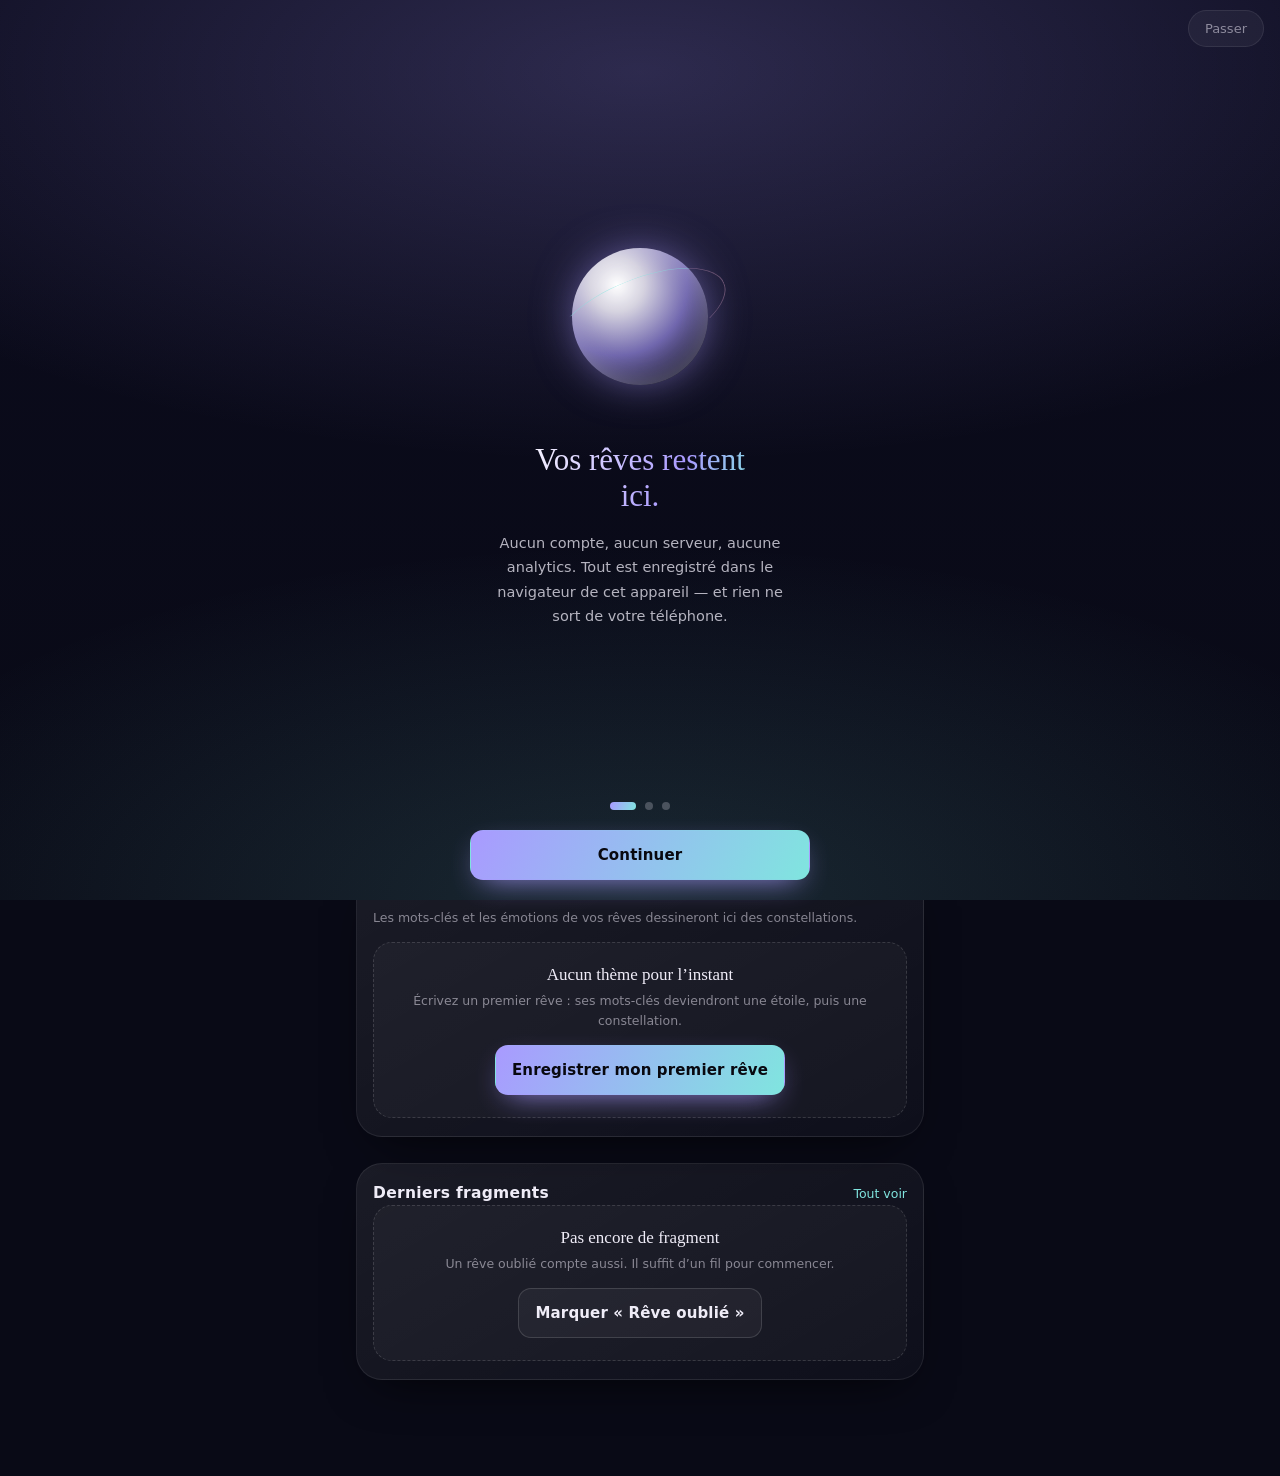
<file: index.html>
<!DOCTYPE html>
<html lang="fr">
<head>
<meta charset="utf-8">
<meta name="viewport" content="width=device-width, initial-scale=1, viewport-fit=cover">
<meta name="theme-color" content="#090A16">
<meta name="apple-mobile-web-app-capable" content="yes">
<meta name="apple-mobile-web-app-status-bar-style" content="black-translucent">
<meta name="apple-mobile-web-app-title" content="ONEIRIA">
<meta name="description" content="ONEIRIA — journal de rêves, votre univers personnel. Vos rêves restent sur votre appareil.">
<title>ONEIRIA — Your dreams, your universe</title>
<link rel="manifest" href="manifest.webmanifest">
<link rel="apple-touch-icon" href="icons/icon-180.svg">
<link rel="icon" type="image/svg+xml" href="icons/icon-192.svg">
<link rel="stylesheet" href="styles.css">
</head>
<body>

<!-- ============ DÉCOR COSMIQUE ============ -->
<div id="cosmos" aria-hidden="true">
  <canvas id="stars"></canvas>
  <div class="nebula n1"></div>
  <div class="nebula n2"></div>
  <div class="nebula n3"></div>
</div>

<!-- ============ EN-TÊTE APPLI ============ -->
<header class="appbar" id="appbar">
  <div class="appbar-brand">
    <span class="brand-glow"></span>
    <h1>ONEIRIA</h1>
    <p>Your dreams, your universe.</p>
  </div>
  <button class="icon-btn" id="btn-settings" type="button" aria-label="Réglages et confidentialité">
    <svg viewBox="0 0 24 24" aria-hidden="true"><path d="M12 15.5a3.5 3.5 0 1 0 0-7 3.5 3.5 0 0 0 0 7Z"/><path d="M19.4 15a1.7 1.7 0 0 0 .3 1.9l.1.1a2 2 0 1 1-2.8 2.8l-.1-.1a1.7 1.7 0 0 0-2.9 1.2v.3a2 2 0 1 1-4 0v-.2a1.7 1.7 0 0 0-2.9-1.2l-.1.1a2 2 0 1 1-2.8-2.8l.1-.1A1.7 1.7 0 0 0 2.1 15H2a2 2 0 1 1 0-4h.2A1.7 1.7 0 0 0 3.4 8.1l-.1-.1a2 2 0 1 1 2.8-2.8l.1.1a1.7 1.7 0 0 0 2.9-1.2V4a2 2 0 1 1 4 0v.2a1.7 1.7 0 0 0 2.9 1.2l.1-.1a2 2 0 1 1 2.8 2.8l-.1.1a1.7 1.7 0 0 0 1.2 2.9h.3a2 2 0 1 1 0 4h-.2a1.7 1.7 0 0 0-1.6 1Z"/></svg>
  </button>
</header>

<main id="main">

  <!-- ================= UNIVERS ================= -->
  <section class="view" id="view-univers" data-view="univers" aria-label="Univers">
    <div class="hero">
      <h2 class="hero-title">Les rêves laissent des étoiles.</h2>
      <p class="hero-sub">Un fragment suffit pour ouvrir un univers.</p>

      <div class="orb-stage" id="orb-stage">
        <canvas id="orb-canvas" aria-label="Ciel de vos rêves — un satellite par rêve enregistré"></canvas>
        <div class="orb-caption" id="orb-caption">Votre ciel est encore vierge.</div>
      </div>
    </div>

    <div class="actions">
      <button class="action-card a1" id="act-remember" type="button">
        <span class="ac-icon">
          <svg viewBox="0 0 24 24" aria-hidden="true"><path d="M4 20h4l10-10a2.8 2.8 0 0 0-4-4L4 16v4Z"/><path d="M13.5 6.5 17.5 10.5"/></svg>
        </span>
        <span class="ac-text"><strong>Je me souviens d’un rêve</strong><em>L’écrire, posément.</em></span>
        <span class="ac-chev">›</span>
      </button>

      <button class="action-card a2" id="act-speak" type="button">
        <span class="ac-icon">
          <svg viewBox="0 0 24 24" aria-hidden="true"><path d="M12 3a3 3 0 0 1 3 3v6a3 3 0 0 1-6 0V6a3 3 0 0 1 3-3Z"/><path d="M5 11a7 7 0 0 0 14 0"/><path d="M12 18v3"/></svg>
        </span>
        <span class="ac-text"><strong>Je préfère le raconter</strong><em>À voix haute, pendant que c’est chaud.</em></span>
        <span class="ac-chev">›</span>
      </button>

      <button class="action-card a3" id="act-forgot" type="button">
        <span class="ac-icon">
          <svg viewBox="0 0 24 24" aria-hidden="true"><path d="M12 3v3"/><path d="M5.6 5.6 7.7 7.7"/><path d="M3 12h3"/><path d="M18 12h3"/><path d="M16.3 7.7l2.1-2.1"/><circle cx="12" cy="15.5" r="5.5"/></svg>
        </span>
        <span class="ac-text"><strong>Je ne m’en souviens plus</strong><em>Garder une trace du passage.</em></span>
        <span class="ac-chev">›</span>
      </button>
    </div>

    <section class="panel" aria-labelledby="t-constellations">
      <div class="panel-head">
        <h3 id="t-constellations">Constellations</h3>
        <span class="panel-note" id="const-count"></span>
      </div>
      <p class="panel-lead" id="const-lead">Les thèmes qui reviennent se rassemblent ici.</p>
      <div class="constellations" id="constellations"></div>
    </section>

    <section class="panel" aria-labelledby="t-recent">
      <div class="panel-head">
        <h3 id="t-recent">Derniers fragments</h3>
        <button class="link-btn" id="to-memory" type="button">Tout voir</button>
      </div>
      <div class="recent" id="recent"></div>
    </section>
  </section>

  <!-- ================= RACCONTES ================= -->
  <section class="view" id="view-raccontes" data-view="raccontes" aria-label="Raccontes" hidden>
    <div class="view-head">
      <p class="eyebrow">Raccontes</p>
      <h2 class="view-title">Raconte-le à ta façon.</h2>
      <p class="view-sub">Ce que tu écris maintenant restera exactement tel quel. Rien ne part sur Internet.</p>
    </div>

    <form class="glass-form" id="form-raccontes" novalidate>
      <label class="field">
        <span class="field-label">Titre du rêve <em>facultatif</em></span>
        <input type="text" id="rc-titre" name="titre" maxlength="120" autocomplete="off"
               placeholder="Le portail sous la pluie…">
      </label>

      <label class="field">
        <span class="field-label">Récit du rêve <em>nécessaire à l’enregistrement</em></span>
        <textarea id="rc-texte" name="texte" rows="9" maxlength="20000"
                  placeholder="Je marchais dans un couloir de verre, et l’eau montait doucement…"></textarea>
        <span class="counter"><span id="rc-count">0</span> caractère(s)</span>
      </label>

      <fieldset class="field">
        <legend class="field-label">Émotion au réveil <em>facultatif</em></legend>
        <div class="chips" id="rc-emotions" role="radiogroup" aria-label="Émotion au réveil"></div>
      </fieldset>

      <label class="field">
        <span class="field-label">Mots-clés <em>facultatif — séparés par des virgules</em></span>
        <input type="text" id="rc-mots" name="mots" autocomplete="off" placeholder="océan, poursuite, maison d’enfance">
      </label>

      <div class="form-actions">
        <button class="btn ghost" type="button" id="rc-cancel">Annuler</button>
        <button class="btn primary" type="submit" id="rc-save">Enregistrer</button>
      </div>
      <p class="form-hint" id="rc-hint" hidden></p>
    </form>
  </section>

  <!-- ================= DÉCRIT ================= -->
  <section class="view" id="view-decrit" data-view="decrit" aria-label="Décrit" hidden>
    <div class="view-head">
      <p class="eyebrow">Décrit</p>
      <h2 class="view-title">Raconte-le. On t’écoute.</h2>
      <p class="view-sub">La dictée transforme ta voix en texte, que tu peux ensuite corriger librement.</p>
    </div>

    <div class="mic-stage">
      <button class="mic-btn" id="mic-btn" type="button" aria-label="Démarrer la dictée">
        <span class="mic-rings"><i></i><i></i><i></i></span>
        <svg viewBox="0 0 24 24" aria-hidden="true"><path d="M12 3a3 3 0 0 1 3 3v6a3 3 0 0 1-6 0V6a3 3 0 0 1 3-3Z"/><path d="M5 11a7 7 0 0 0 14 0"/><path d="M12 18v3"/></svg>
      </button>
      <div class="mic-state" id="mic-state">Dictée à l’arrêt</div>
      <button class="btn subtle" id="mic-stop" type="button" hidden>Arrêter l’écoute</button>
      <div class="mic-help" id="mic-help"></div>
    </div>

    <details class="wave-note">
      <summary>Sur iPhone, l’astuce qui fonctionne toujours</summary>
      <p>La dictée du clavier iOS est indépendante de cette application : ouvrez le champ de transcription,
      puis touchez l’icône de microphone sur le clavier. Le texte s’écrit normalement dans le champ.
      Si le cercle ci-dessus reste inactif, c’est que le navigateur ne propose pas sa propre
      reconnaissance vocale — Oneiria ne l’invente pas.</p>
    </details>

    <form class="glass-form" id="form-decrit" novalidate>
      <label class="field">
        <span class="field-label">Titre <em>facultatif</em></span>
        <input type="text" id="dc-titre" maxlength="120" autocomplete="off" placeholder="Titre du rêve raconté">
      </label>

      <label class="field">
        <span class="field-label">Transcription <em>modifiable</em></span>
        <textarea id="dc-texte" rows="8" maxlength="20000" placeholder="Ta voix apparaîtra ici. Tu peux aussi écrire à la main."></textarea>
        <span class="counter"><span id="dc-count">0</span> caractère(s)</span>
      </label>

      <fieldset class="field">
        <legend class="field-label">Émotion au réveil <em>facultatif</em></legend>
        <div class="chips" id="dc-emotions" role="radiogroup" aria-label="Émotion au réveil"></div>
      </fieldset>

      <label class="field">
        <span class="field-label">Mots-clés <em>facultatif</em></span>
        <input type="text" id="dc-mots" autocomplete="off" placeholder="vol, forêt, écho">
      </label>

      <div class="form-actions">
        <button class="btn ghost" type="button" id="dc-cancel">Annuler</button>
        <button class="btn primary" type="submit" id="dc-save">Enregistrer</button>
      </div>
      <p class="form-hint" id="dc-hint" hidden></p>
    </form>
  </section>

  <!-- ================= MEMORY ================= -->
  <section class="view" id="view-memory" data-view="memory" aria-label="Memory" hidden>
    <div class="view-head compact">
      <p class="eyebrow">Memory</p>
      <h2 class="view-title">Votre archive.</h2>
    </div>

    <div class="memory-tools">
      <label class="search-wrap">
        <svg viewBox="0 0 24 24" aria-hidden="true"><circle cx="11" cy="11" r="7"/><path d="m20 20-3.6-3.6"/></svg>
        <input type="search" id="mem-search" placeholder="Rechercher un mot, un thème, une date…" autocomplete="off">
        <button class="clear-search" id="mem-clear" type="button" aria-label="Effacer la recherche" hidden>×</button>
      </label>
      <div class="filters" id="mem-filters" role="tablist" aria-label="Filtres des rêves">
        <button class="fchip active" data-filter="tous" role="tab" aria-selected="true" type="button">Tous</button>
        <button class="fchip" data-filter="ecrit" role="tab" aria-selected="false" type="button">Écrits</button>
        <button class="fchip" data-filter="raconte" role="tab" aria-selected="false" type="button">Racontés</button>
        <button class="fchip" data-filter="oublie" role="tab" aria-selected="false" type="button">Oubliés</button>
        <button class="fchip" data-filter="dessin" role="tab" aria-selected="false" type="button">Avec dessin</button>
      </div>
    </div>

    <div class="active-filter" id="mem-active" hidden>
      <span id="mem-active-label"></span>
      <button type="button" class="link-btn" id="mem-active-clear">retirer</button>
    </div>

    <!-- ===== ANALYSES DANS LE TEMPS ===== -->
    <details class="insights" id="insights">
      <summary>
        <span class="ins-title">Vos motifs dans le temps</span>
        <span class="ins-hint">ce que vos nuits racontent</span>
      </summary>
      <div class="ins-body" id="ins-body"></div>
    </details>

    <div class="dream-list" id="dream-list"></div>
  </section>

</main>

<!-- ============ BARRE DE NAVIGATION ============ -->
<nav class="tabbar" id="tabbar" aria-label="Navigation principale">
  <button class="tab active" data-view="univers" type="button" aria-current="page">
    <svg viewBox="0 0 24 24" aria-hidden="true"><circle cx="12" cy="12" r="4.2"/><ellipse cx="12" cy="12" rx="9.5" ry="3.6" transform="rotate(-22 12 12)"/></svg>
    <span>Univers</span>
  </button>
  <button class="tab" data-view="raccontes" type="button">
    <svg viewBox="0 0 24 24" aria-hidden="true"><path d="M4 20h4l10-10a2.8 2.8 0 0 0-4-4L4 16v4Z"/><path d="M13.5 6.5 17.5 10.5"/></svg>
    <span>Raccontes</span>
  </button>
  <button class="tab" data-view="decrit" type="button">
    <svg viewBox="0 0 24 24" aria-hidden="true"><path d="M12 3a3 3 0 0 1 3 3v6a3 3 0 0 1-6 0V6a3 3 0 0 1 3-3Z"/><path d="M5 11a7 7 0 0 0 14 0"/><path d="M12 18v3"/></svg>
    <span>Décrit</span>
  </button>
  <button class="tab" data-view="memory" type="button">
    <svg viewBox="0 0 24 24" aria-hidden="true"><path d="M4 5.5A2 2 0 0 1 6 3.5h5a2 2 0 0 1 2 2v14a2 2 0 0 0-2-2H6a2 2 0 0 1-2-2v-10Z"/><path d="M20 5.5a2 2 0 0 0-2-2h-5a2 2 0 0 0-2 2v14a2 2 0 0 1 2-2h5a2 2 0 0 0 2-2v-10Z"/></svg>
    <span>Memory</span>
  </button>
</nav>

<!-- ============ FEUILLES / MODALES ============ -->
<div class="sheet-backdrop" id="sheet-backdrop" hidden></div>

<section class="sheet" id="sheet-dessine" role="dialog" aria-modal="true" aria-labelledby="dessine-title" hidden>
  <div class="sheet-handle"></div>
  <div class="sheet-head">
    <div>
      <p class="eyebrow">Dessine</p>
      <h3 id="dessine-title">Donne-lui une forme.</h3>
    </div>
    <button class="icon-btn close" id="ds-close" type="button" aria-label="Fermer">×</button>
  </div>
  <p class="sheet-sub" id="ds-sub">Le dessin sera lié à ce rêve. Tu peux aussi passer cette étape.</p>

  <div class="canvas-wrap">
    <canvas id="draw-canvas" aria-label="Zone de dessin tactile"></canvas>
    <div class="canvas-hint" id="canvas-hint">Dessine avec le doigt.</div>
  </div>

  <div class="palette" id="palette" role="group" aria-label="Palette de couleurs"></div>

  <div class="tools">
    <button class="tool" id="ds-pen" type="button" aria-pressed="true">
      <svg viewBox="0 0 24 24" aria-hidden="true"><path d="M4 20h4l10-10a2.8 2.8 0 0 0-4-4L4 16v4Z"/></svg><span>Crayon</span>
    </button>
    <button class="tool" id="ds-eraser" type="button" aria-pressed="false">
      <svg viewBox="0 0 24 24" aria-hidden="true"><path d="M8 20h11"/><path d="m5 15 6-6 6 6-5 5H8l-3-3Z"/></svg><span>Gomme</span>
    </button>
    <button class="tool" id="ds-undo" type="button">
      <svg viewBox="0 0 24 24" aria-hidden="true"><path d="M4 9h11a5 5 0 0 1 0 10H9"/><path d="m8 5-4 4 4 4"/></svg><span>Annuler</span>
    </button>
    <button class="tool danger" id="ds-clear" type="button">
      <svg viewBox="0 0 24 24" aria-hidden="true"><path d="M5 7h14"/><path d="M9 7V4h6v3"/><path d="M7 7l1 13h8l1-13"/></svg><span>Effacer</span>
    </button>
  </div>

  <div class="draw-sizes" id="draw-sizes" role="group" aria-label="Épaisseur du trait">
    <button data-size="3" type="button">Fin</button>
    <button data-size="7" class="active" type="button">Moyen</button>
    <button data-size="14" type="button">Épais</button>
  </div>

  <div class="form-actions">
    <button class="btn ghost" id="ds-skip" type="button">Passer le dessin</button>
    <button class="btn primary" id="ds-save" type="button">Garder le dessin</button>
  </div>
</section>

<section class="sheet" id="sheet-dream" role="dialog" aria-modal="true" aria-labelledby="dream-title" hidden>
  <div class="sheet-handle"></div>
  <div class="sheet-head">
    <div>
      <p class="eyebrow" id="dream-type">Fragment</p>
      <h3 id="dream-title">—</h3>
    </div>
    <button class="icon-btn close" id="dr-close" type="button" aria-label="Fermer">×</button>
  </div>

  <div class="dream-meta" id="dream-meta"></div>
  <div class="dream-draw-wrap" id="dream-draw-wrap"></div>

  <div class="fragments" id="dream-fragments"></div>

  <div class="detail-actions">
    <button class="btn subtle" id="dr-edit" type="button">Modifier</button>
    <button class="btn subtle" id="dr-add" type="button">Ajouter un fragment</button>
    <button class="btn subtle" id="dr-draw" type="button">Dessiner / modifier le dessin</button>
    <button class="btn danger-ghost" id="dr-delete" type="button">Supprimer ce rêve</button>
  </div>

  <form class="inline-edit" id="dr-edit-form" hidden>
    <label class="field">
      <span class="field-label">Titre</span>
      <input type="text" id="dr-edit-titre" maxlength="120" autocomplete="off">
    </label>
    <label class="field">
      <span class="field-label">Texte du premier fragment</span>
      <textarea id="dr-edit-texte" rows="7" maxlength="20000"></textarea>
    </label>
    <fieldset class="field">
      <legend class="field-label">Émotions <em>facultatif — plusieurs choix possibles</em></legend>
      <div class="chips" id="dr-edit-emotions" role="group" aria-label="Émotions"></div>
    </fieldset>
    <div class="form-actions">
      <button class="btn ghost" type="button" id="dr-edit-cancel">Annuler</button>
      <button class="btn primary" type="submit" id="dr-edit-save">Sauvegarder</button>
    </div>
  </form>

  <form class="inline-edit" id="dr-add-form" hidden>
    <label class="field">
      <span class="field-label">Nouveau fragment <em>l’historique est conservé</em></span>
      <textarea id="dr-add-texte" rows="6" maxlength="20000" placeholder="Cette nuit, la suite…"></textarea>
    </label>
    <label class="field">
      <span class="field-label">Mots-clés supplémentaires <em>facultatif</em></span>
      <input type="text" id="dr-add-mots" autocomplete="off" placeholder="forêt, silence">
    </label>
    <div class="form-actions">
      <button class="btn ghost" type="button" id="dr-add-cancel">Annuler</button>
      <button class="btn primary" type="submit" id="dr-add-save">Ajouter</button>
    </div>
  </form>
</section>

<section class="sheet" id="sheet-settings" role="dialog" aria-modal="true" aria-labelledby="settings-title" hidden>
  <div class="sheet-handle"></div>
  <div class="sheet-head">
    <div>
      <p class="eyebrow">Oneiria</p>
      <h3 id="settings-title">Réglages et confidentialité</h3>
    </div>
    <button class="icon-btn close" id="st-close" type="button" aria-label="Fermer">×</button>
  </div>

  <div class="settings-block">
    <h4>Où vivent vos rêves</h4>
    <p>Tout est enregistré <strong>dans ce navigateur, sur cet appareil</strong> — jamais sur un serveur. Les textes et les dessins sont gardés dans la base locale IndexedDB du navigateur.</p>
    <p>Conséquences, dites franchement :</p>
    <ul class="plist">
      <li>Aucun compte, aucune synchronisation entre appareils.</li>
      <li>Les rêves ne suivent pas si vous changez de téléphone sans exporter.</li>
      <li>Si vous effacez les données du site dans Safari (ou supprimez l’app), les rêves sauvegardés disparaissent.</li>
      <li>Rien n’est chiffré : les données sont lisibles par quiconque ouvre le navigateur de cet appareil.</li>
    </ul>
  </div>

  <div class="settings-block">
    <h4>Sauvegarde</h4>
    <p>L’export JSON contient <strong>tout</strong> : récits, dessins, émotions, mots-clés. Un fichier suffit à tout restaurer sur un autre appareil.</p>
    <div class="settings-actions">
      <button class="btn primary" id="st-export" type="button">Exporter une sauvegarde complète</button>
      <button class="btn subtle" id="st-export-txt" type="button">Exporter en texte lisible</button>
      <button class="btn subtle" id="st-import" type="button">Restaurer une sauvegarde</button>
      <input type="file" id="st-file" accept="application/json,.json,text/plain,.txt" hidden>
    </div>
    <p class="tiny" id="st-last-backup">Aucun export effectué pour l’instant.</p>
  </div>

  <div class="settings-block">
    <h4>Sauvegarde automatique</h4>
    <p>Rappel discret quand vos rêves récents ne sont <strong>plus sauvegardés</strong> ailleurs. Oneiria ne peut pas écrire à votre place : le rappel apparaît à l’ouverture.</p>
    <div class="settings-actions">
      <button class="btn subtle" id="st-backup-now" type="button">Marquer comme sauvegardé aujourd’hui</button>
    </div>
    <p class="tiny" id="st-backup-state"></p>
  </div>

  <div class="settings-block">
    <h4>Vérifier l’application</h4>
    <p>Quatorze scénarios à valider, avec les vérifications techniques exécutées sur votre propre navigateur.</p>
    <div class="settings-actions">
      <a class="btn subtle" id="st-guide" href="guide.html">Ouvrir le guide de test</a>
    </div>
    <p class="tiny" id="st-storage"></p>
  </div>

  <div class="settings-block">
    <h4>Confidentialité</h4>
    <p>Aucune analytics, aucune publicité, aucun envoi de vos rêves à un service externe. La dictée utilise la reconnaissance vocale du navigateur lorsque celle-ci est disponible — selon le navigateur, la voix peut alors être traitée par le service du fournisseur (Apple, Google). Oneiria ne l’enregistre pas.</p>
  </div>

  <div class="settings-block">
    <h4>Introduction</h4>
    <p>La présentation affichée au premier lancement : les trois gestes de Oneiria et la promesse de confidentialité. Elle ne réapparaît jamais toute seule.</p>
    <div class="settings-actions">
      <button class="btn subtle" id="st-intro" type="button">Revoir l’introduction</button>
    </div>
  </div>

  <div class="settings-block danger-zone">
    <h4>Zone sensible</h4>
    <p>La suppression est définitive et immédiate. Pensez à exporter avant.</p>
    <button class="btn danger-ghost" id="st-wipe" type="button">Supprimer toutes mes données</button>
  </div>

  <p class="tiny version">Oneiria — première version locale. Aucune donnée n’a été envoyée : cette page fonctionne hors-ligne une fois chargée.</p>
</section>

<!-- ============ CONFIRMATION ============ -->
<section class="dialog" id="dialog" role="alertdialog" aria-modal="true" aria-labelledby="dlg-title" hidden>
  <div class="dialog-card">
    <h3 id="dlg-title">Confirmer</h3>
    <p id="dlg-text"></p>
    <div class="dialog-actions">
      <button class="btn ghost" id="dlg-cancel" type="button">Annuler</button>
      <button class="btn primary" id="dlg-ok" type="button">Confirmer</button>
    </div>
  </div>
</section>

<!-- ============ INTRODUCTION (premier lancement) ============ -->
<section class="intro" id="intro" role="dialog" aria-modal="true" aria-labelledby="intro-t1" hidden>
  <button class="intro-skip" id="intro-skip" type="button">Passer</button>

  <div class="intro-track" id="intro-track">

    <article class="intro-slide" data-slide="0">
      <div class="intro-art" aria-hidden="true">
        <span class="ia-orb"></span>
        <span class="ia-ring"></span>
      </div>
      <h2 id="intro-t1">Vos rêves restent ici.</h2>
      <p>Aucun compte, aucun serveur, aucune analytics. Tout est enregistré dans le navigateur de cet appareil — et rien ne sort de votre téléphone.</p>
    </article>

    <article class="intro-slide" data-slide="1">
      <div class="intro-art steps" aria-hidden="true">
        <span><svg viewBox="0 0 24 24"><path d="M4 20h4l10-10a2.8 2.8 0 0 0-4-4L4 16v4Z"/></svg></span>
        <span><svg viewBox="0 0 24 24"><path d="M12 3a3 3 0 0 1 3 3v6a3 3 0 0 1-6 0V6a3 3 0 0 1 3-3Z"/><path d="M5 11a7 7 0 0 0 14 0"/><path d="M12 18v3"/></svg></span>
        <span><svg viewBox="0 0 24 24"><circle cx="12" cy="12" r="4.2"/><ellipse cx="12" cy="12" rx="9.5" ry="3.6" transform="rotate(-22 12 12)"/></svg></span>
      </div>
      <h2>Écrire. Dessiner. Retrouver.</h2>
      <p>Notez un rêve ou dictez-le. Donnez-lui une forme au doigt. Puis laissez vos thèmes dessiner des constellations, et chaque rêve allumer un satellite dans votre ciel.</p>
    </article>

    <article class="intro-slide" data-slide="2">
      <div class="intro-art alone" aria-hidden="true">
        <span class="ia-small a"></span>
        <span class="ia-small b"></span>
        <span class="ia-small c"></span>
      </div>
      <h2>Un fragment suffit.</h2>
      <p>Même « Rêve oublié » compte. Commencez par une phrase, ce soir — le reste viendra avec les nuits.</p>
    </article>

  </div>

  <div class="intro-foot">
    <div class="intro-dots" id="intro-dots" role="tablist" aria-label="Étapes de l’introduction"></div>
    <button class="btn primary" id="intro-next" type="button">Continuer</button>
  </div>
</section>

<div class="toasts" id="toasts" aria-live="polite" aria-atomic="false"></div>

<script src="app.js" defer></script>
</body>
</html>
</file>
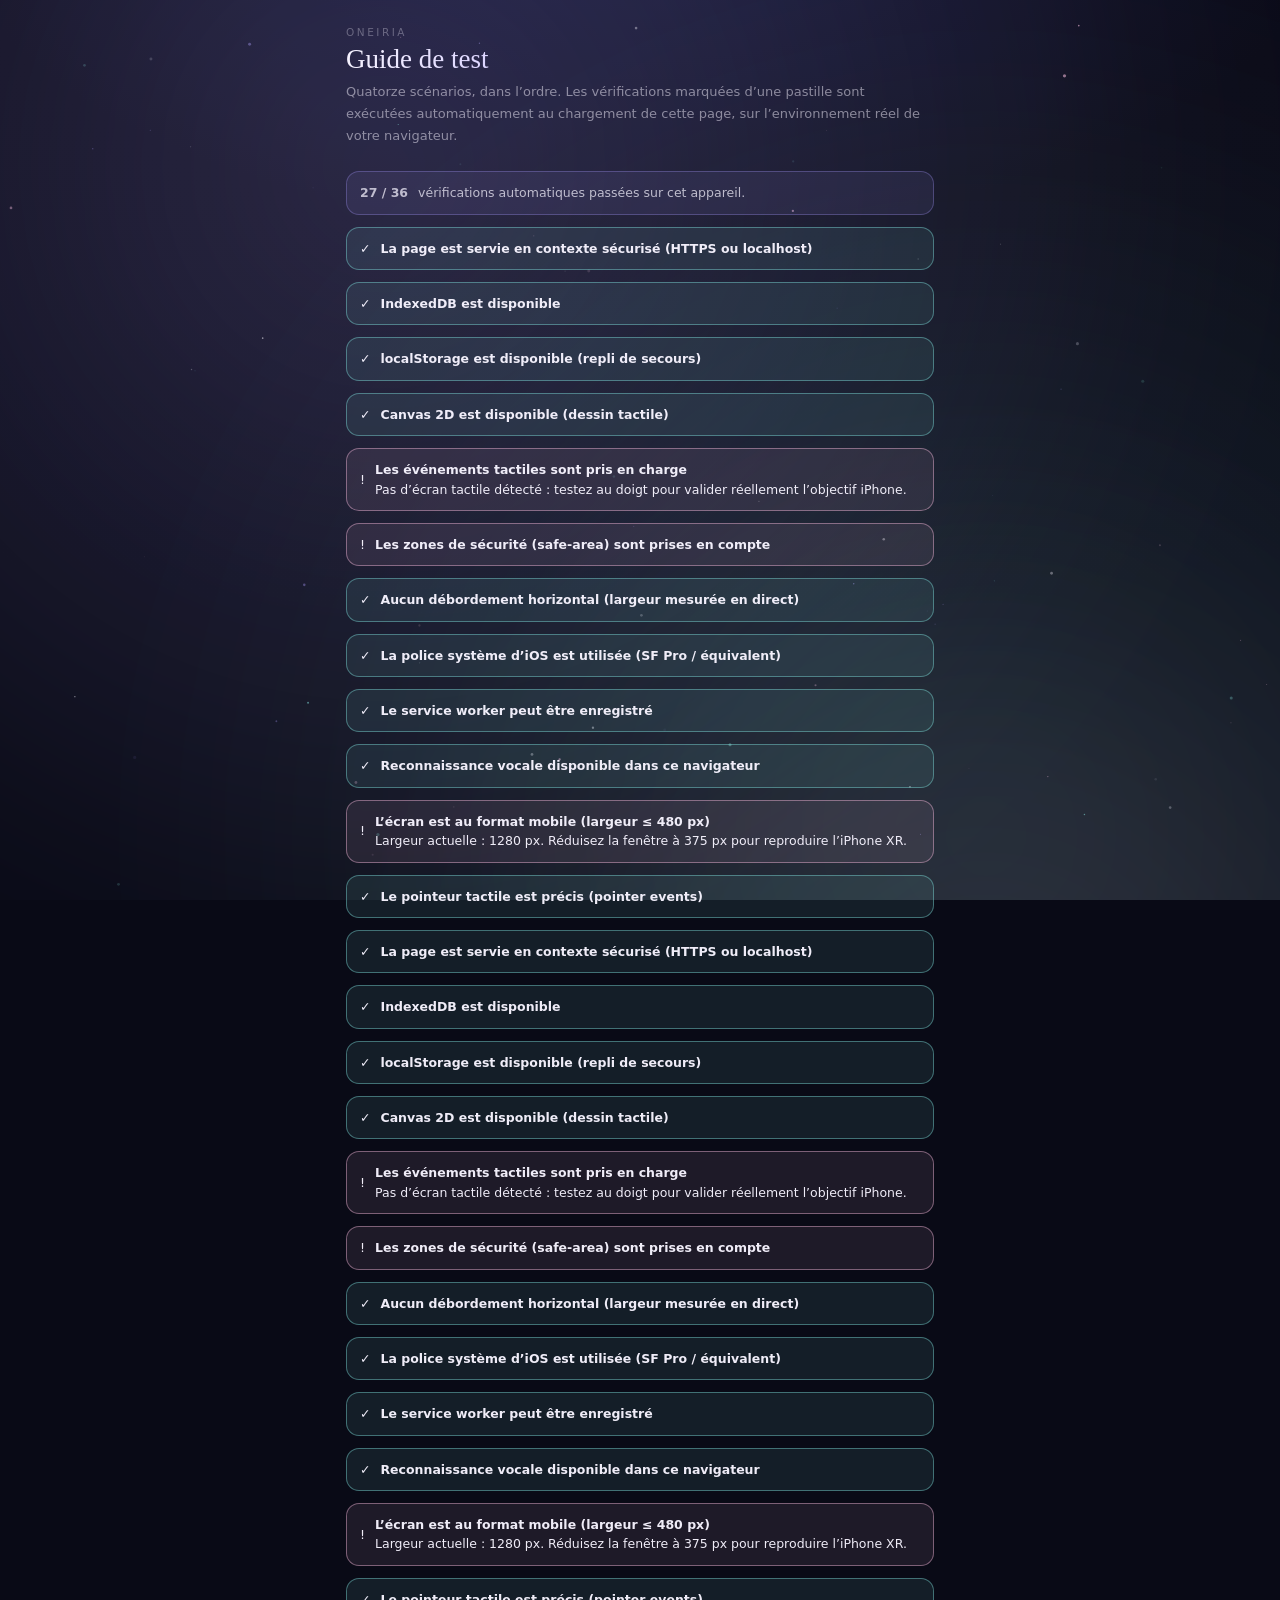
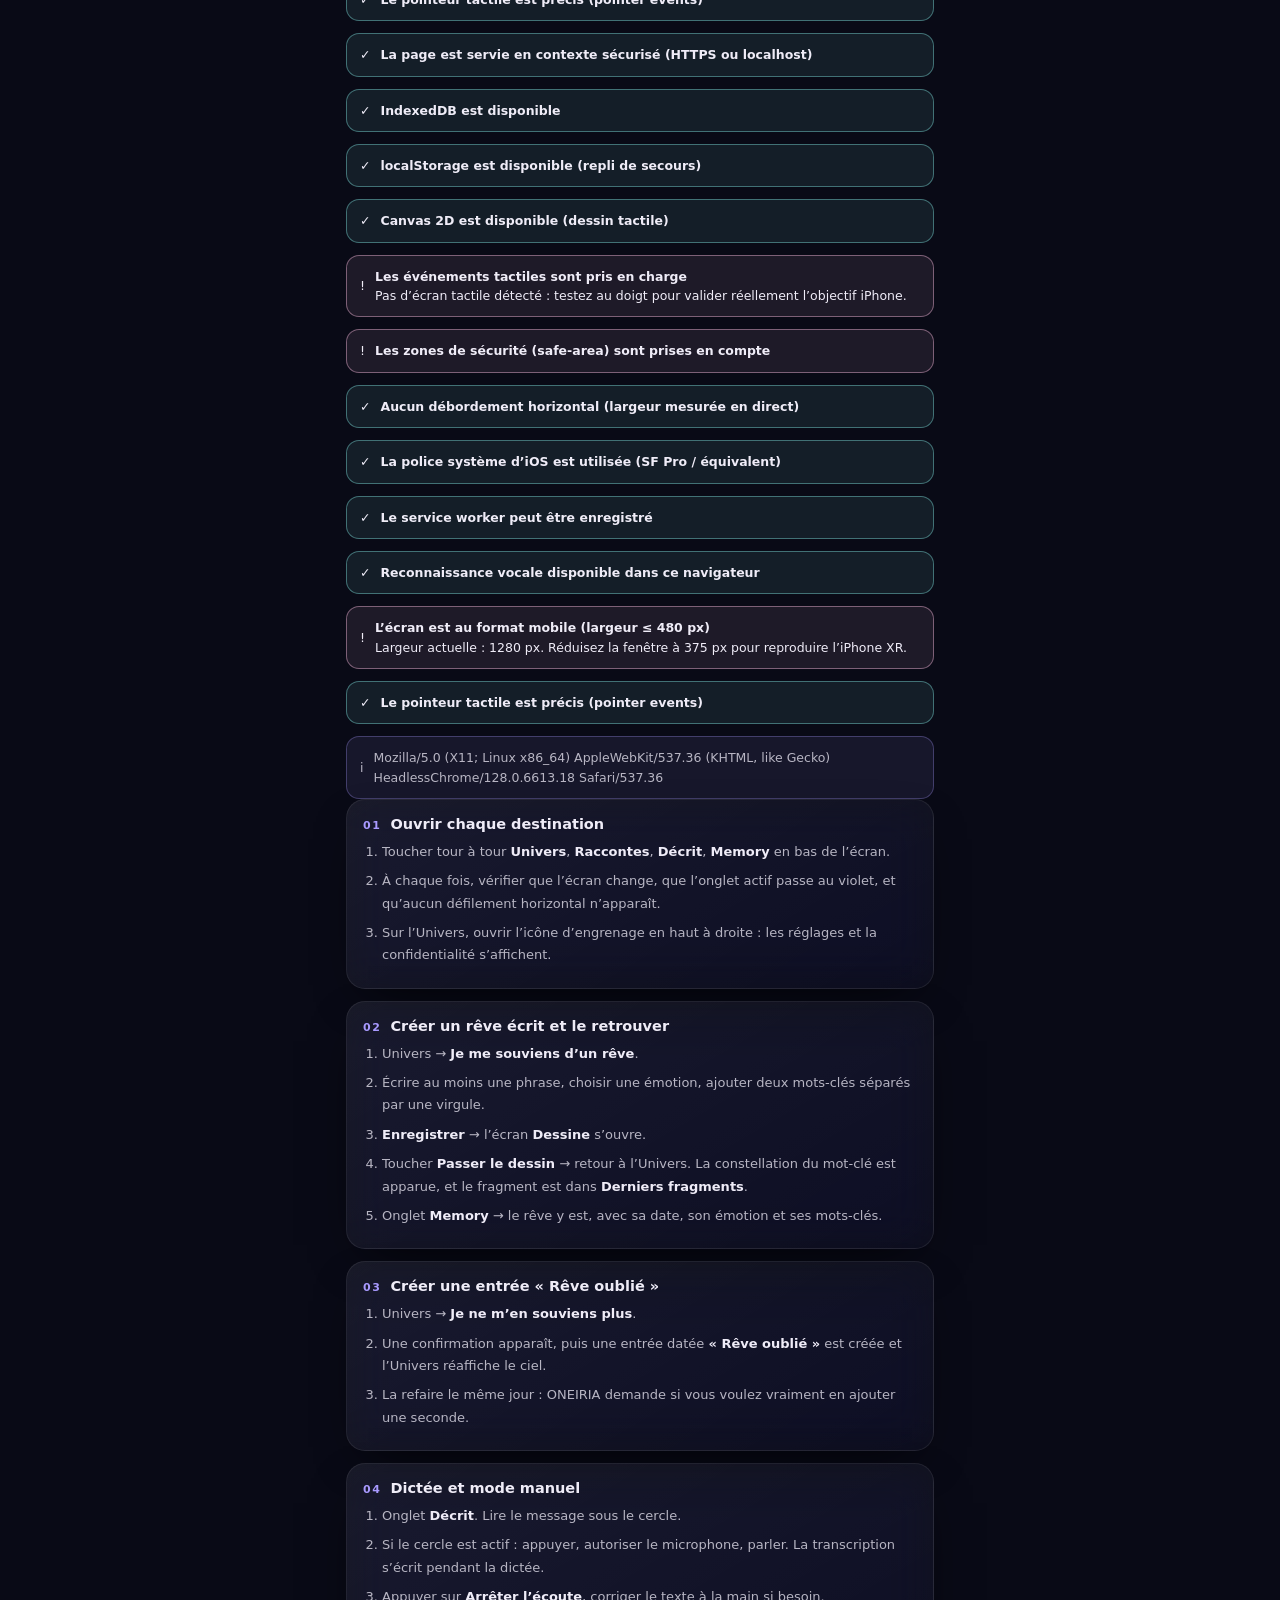
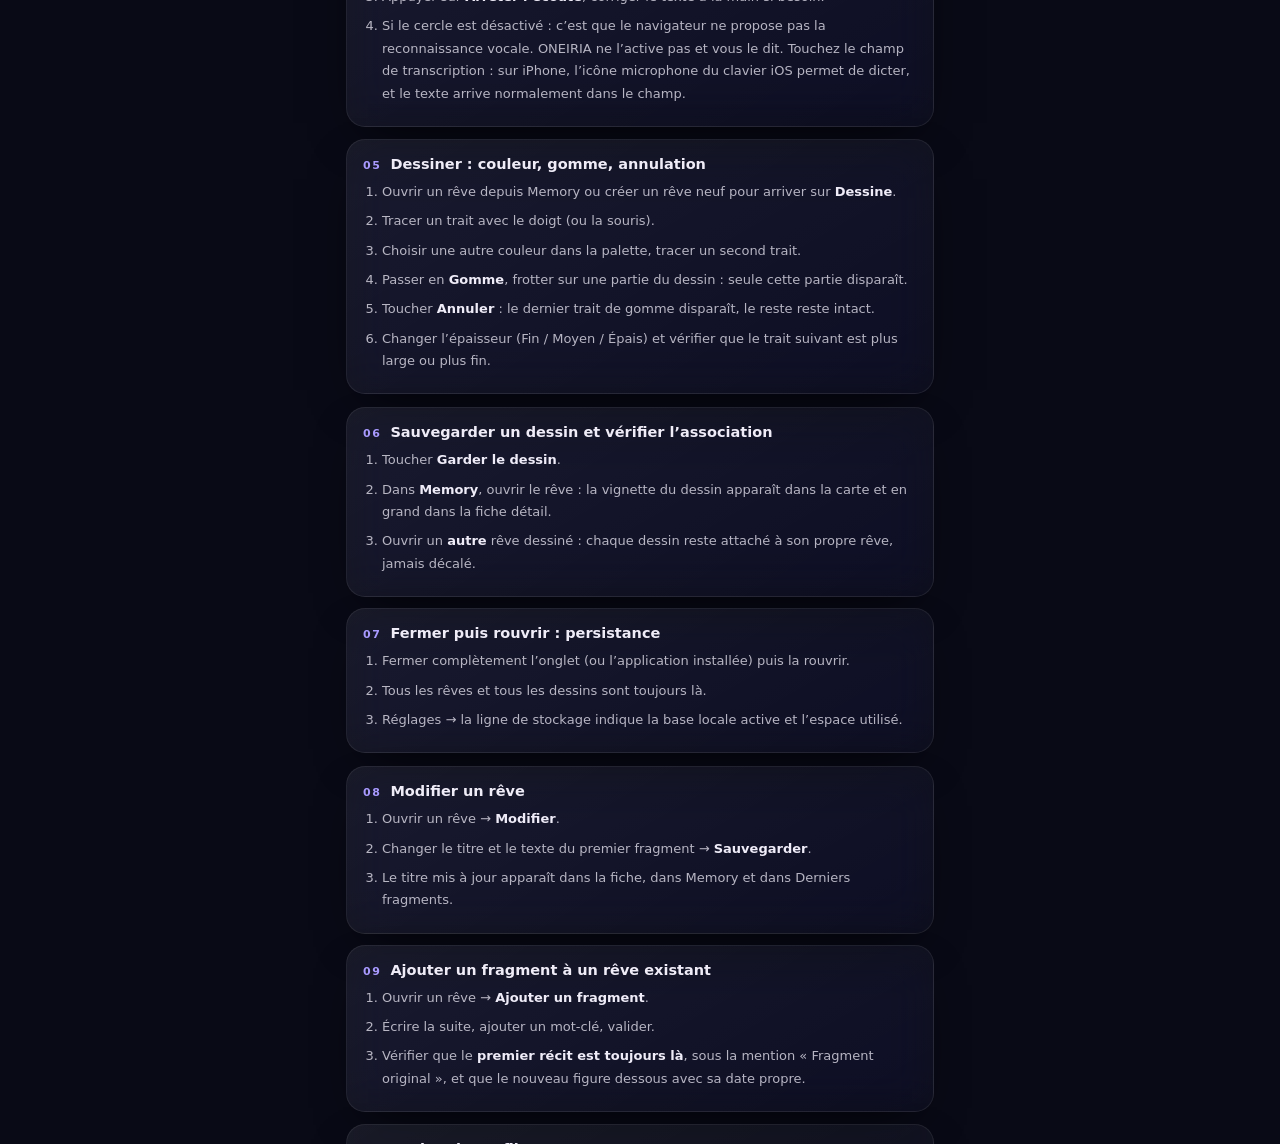
<file: guide.html>
<!DOCTYPE html>
<html lang="fr">
<head>
<meta charset="utf-8">
<meta name="viewport" content="width=device-width, initial-scale=1, viewport-fit=cover">
<meta name="theme-color" content="#090A16">
<title>ONEIRIA — Guide de test</title>
<link rel="icon" type="image/svg+xml" href="icons/icon-192.svg">
<link rel="stylesheet" href="styles.css">
<style>
  body{padding:0}
  .guide-wrap{position:relative;z-index:10;max-width:640px;margin:0 auto;padding:calc(26px + env(safe-area-inset-top,0px)) var(--pad) calc(40px + env(safe-area-inset-bottom,0px))}
  .guide-wrap h1{font-family:var(--serif);font-size:27px;font-weight:400;margin:0 0 6px;
    background:linear-gradient(112deg,var(--pearl),var(--violet) 72%,var(--turquoise));
    -webkit-background-clip:text;background-clip:text;color:transparent}
  .guide-wrap .lede{margin:0 0 24px;font-size:13px;line-height:1.7;color:var(--ink-3)}
  .gcard{position:relative;padding:16px 16px 14px;margin-bottom:12px;border-radius:var(--radius-m);
    border:1px solid var(--line-soft);background:linear-gradient(150deg,rgba(255,255,255,.07),rgba(255,255,255,.024));
    backdrop-filter:var(--blur);-webkit-backdrop-filter:var(--blur);box-shadow:var(--shadow)}
  .gcard h3{margin:0 0 9px;font-size:14.5px;font-weight:600;display:flex;gap:9px;align-items:baseline}
  .gnum{flex:0 0 auto;font-size:11px;color:var(--violet);letter-spacing:.14em}
  .gcard ol{margin:0;padding-left:19px;font-size:13px;line-height:1.72;color:var(--ink-2)}
  .gcard ol li{margin-bottom:7px}
  .gcard p{margin:0;font-size:13px;line-height:1.7;color:var(--ink-2)}
  .gcard b{color:var(--ink-1);font-weight:600}
  .auto{display:flex;align-items:center;gap:10px;margin-top:12px;padding:11px 13px;border-radius:var(--radius-s);
    border:1px solid rgba(169,154,255,.3);background:rgba(169,154,255,.09);font-size:12.5px;line-height:1.55;color:var(--ink-2)}
  .auto.ok{border-color:rgba(128,229,223,.42);background:rgba(128,229,223,.09);color:var(--ink-1)}
  .auto.bad{border-color:rgba(242,182,216,.45);background:rgba(242,182,216,.09);color:var(--ink-1)}
  .backrow{display:flex;flex-direction:column;gap:10px;margin-top:20px}
  .warnbox{margin:22px 0 0;padding:14px;border-radius:var(--radius-m);border:1px solid rgba(242,182,216,.3);
    background:rgba(242,182,216,.07);font-size:12.5px;line-height:1.68;color:var(--ink-2)}
  .warnbox h4{margin:0 0 7px;font-size:13.5px;color:var(--pearl)}
</style>
</head>
<body>

<div id="cosmos" aria-hidden="true">
  <canvas id="stars"></canvas>
  <div class="nebula n1"></div>
  <div class="nebula n2"></div>
  <div class="nebula n3"></div>
</div>

<div class="guide-wrap">
  <p class="eyebrow">Oneiria</p>
  <h1>Guide de test</h1>
  <p class="lede">Quatorze scénarios, dans l’ordre. Les vérifications marquées d’une pastille sont exécutées automatiquement
  au chargement de cette page, sur l’environnement réel de votre navigateur.</p>

  <div id="auto-zone"></div>

  <div class="gcard">
    <h3><span class="gnum">01</span> Ouvrir chaque destination</h3>
    <ol>
      <li>Toucher tour à tour <b>Univers</b>, <b>Raccontes</b>, <b>Décrit</b>, <b>Memory</b> en bas de l’écran.</li>
      <li>À chaque fois, vérifier que l’écran change, que l’onglet actif passe au violet, et qu’aucun défilement horizontal n’apparaît.</li>
      <li>Sur l’Univers, ouvrir l’icône d’engrenage en haut à droite : les réglages et la confidentialité s’affichent.</li>
    </ol>
  </div>

  <div class="gcard">
    <h3><span class="gnum">02</span> Créer un rêve écrit et le retrouver</h3>
    <ol>
      <li>Univers → <b>Je me souviens d’un rêve</b>.</li>
      <li>Écrire au moins une phrase, choisir une émotion, ajouter deux mots-clés séparés par une virgule.</li>
      <li><b>Enregistrer</b> → l’écran <b>Dessine</b> s’ouvre.</li>
      <li>Toucher <b>Passer le dessin</b> → retour à l’Univers. La constellation du mot-clé est apparue, et le fragment est dans <b>Derniers fragments</b>.</li>
      <li>Onglet <b>Memory</b> → le rêve y est, avec sa date, son émotion et ses mots-clés.</li>
    </ol>
  </div>

  <div class="gcard">
    <h3><span class="gnum">03</span> Créer une entrée « Rêve oublié »</h3>
    <ol>
      <li>Univers → <b>Je ne m’en souviens plus</b>.</li>
      <li>Une confirmation apparaît, puis une entrée datée <b>« Rêve oublié »</b> est créée et l’Univers réaffiche le ciel.</li>
      <li>La refaire le même jour : ONEIRIA demande si vous voulez vraiment en ajouter une seconde.</li>
    </ol>
  </div>

  <div class="gcard">
    <h3><span class="gnum">04</span> Dictée et mode manuel</h3>
    <ol>
      <li>Onglet <b>Décrit</b>. Lire le message sous le cercle.</li>
      <li>Si le cercle est actif : appuyer, autoriser le microphone, parler. La transcription s’écrit pendant la dictée.</li>
      <li>Appuyer sur <b>Arrêter l’écoute</b>, corriger le texte à la main si besoin.</li>
      <li>Si le cercle est désactivé : c’est que le navigateur ne propose pas la reconnaissance vocale.
      ONEIRIA ne l’active pas et vous le dit. Touchez le champ de transcription : sur iPhone, l’icône microphone
      du clavier iOS permet de dicter, et le texte arrive normalement dans le champ.</li>
    </ol>
  </div>

  <div class="gcard">
    <h3><span class="gnum">05</span> Dessiner : couleur, gomme, annulation</h3>
    <ol>
      <li>Ouvrir un rêve depuis Memory ou créer un rêve neuf pour arriver sur <b>Dessine</b>.</li>
      <li>Tracer un trait avec le doigt (ou la souris).</li>
      <li>Choisir une autre couleur dans la palette, tracer un second trait.</li>
      <li>Passer en <b>Gomme</b>, frotter sur une partie du dessin : seule cette partie disparaît.</li>
      <li>Toucher <b>Annuler</b> : le dernier trait de gomme disparaît, le reste reste intact.</li>
      <li>Changer l’épaisseur (Fin / Moyen / Épais) et vérifier que le trait suivant est plus large ou plus fin.</li>
    </ol>
  </div>

  <div class="gcard">
    <h3><span class="gnum">06</span> Sauvegarder un dessin et vérifier l’association</h3>
    <ol>
      <li>Toucher <b>Garder le dessin</b>.</li>
      <li>Dans <b>Memory</b>, ouvrir le rêve : la vignette du dessin apparaît dans la carte et en grand dans la fiche détail.</li>
      <li>Ouvrir un <b>autre</b> rêve dessiné : chaque dessin reste attaché à son propre rêve, jamais décalé.</li>
    </ol>
  </div>

  <div class="gcard">
    <h3><span class="gnum">07</span> Fermer puis rouvrir : persistance</h3>
    <ol>
      <li>Fermer complètement l’onglet (ou l’application installée) puis la rouvrir.</li>
      <li>Tous les rêves et tous les dessins sont toujours là.</li>
      <li>Réglages → la ligne de stockage indique la base locale active et l’espace utilisé.</li>
    </ol>
  </div>

  <div class="gcard">
    <h3><span class="gnum">08</span> Modifier un rêve</h3>
    <ol>
      <li>Ouvrir un rêve → <b>Modifier</b>.</li>
      <li>Changer le titre et le texte du premier fragment → <b>Sauvegarder</b>.</li>
      <li>Le titre mis à jour apparaît dans la fiche, dans Memory et dans Derniers fragments.</li>
    </ol>
  </div>

  <div class="gcard">
    <h3><span class="gnum">09</span> Ajouter un fragment à un rêve existant</h3>
    <ol>
      <li>Ouvrir un rêve → <b>Ajouter un fragment</b>.</li>
      <li>Écrire la suite, ajouter un mot-clé, valider.</li>
      <li>Vérifier que le <b>premier récit est toujours là</b>, sous la mention « Fragment original », et que le nouveau figure dessous avec sa date propre.</li>
    </ol>
  </div>

  <div class="gcard">
    <h3><span class="gnum">10</span> Recherche et filtres</h3>
    <ol>
      <li>Memory → taper un mot présent dans un rêve. La liste se réduit.</li>
      <li>Effacer la recherche avec la croix du champ.</li>
      <li>Tester les filtres <b>Tous</b>, <b>Écrits</b>, <b>Racontés</b>, <b>Oubliés</b>, <b>Avec dessin</b>.</li>
      <li>Depuis l’Univers, toucher une <b>bulle de constellation</b> : Memory s’ouvre filtré sur ce thème, avec un moyen de le retirer.</li>
    </ol>
  </div>

  <div class="gcard">
    <h3><span class="gnum">11</span> Exporter puis réimporter du JSON</h3>
    <ol>
      <li>Réglages → <b>Exporter en JSON</b>. Un fichier <b>oneiria-AAAAMMJJ-HHMM.json</b> est téléchargé.</li>
      <li>Modifier un rêve pour créer une différence, ou supprimer l’application et la réinstaller.</li>
      <li>Réglages → <b>Importer un fichier JSON</b> → choisir le fichier exporté.</li>
      <li>Confirmer : les rêves sont ajoutés, rien n’est effacé, et les dessins reviennent avec leurs rêves.</li>
    </ol>
  </div>

  <div class="gcard">
    <h3><span class="gnum">12</span> Supprimer une entrée</h3>
    <ol>
      <li>Ouvrir un rêve → <b>Supprimer ce rêve</b>.</li>
      <li>Un dialogue demande confirmation : annuler d’abord pour vérifier que rien ne disparaît.</li>
      <li>Recommencer et confirmer : la carte quitte Memory et Univers immédiatement.</li>
    </ol>
  </div>

  <div class="gcard">
    <h3><span class="gnum">13</span> Affichage en largeur iPhone</h3>
    <ol>
      <li>Tourner l’iPhone en portrait et parcourir les quatre écrans.</li>
      <li>Aucun défilement horizontal, aucun texte coupé, les boutons restent larges sous le pouce.</li>
      <li>Ajouter l’app sur l’écran d’accueil (Safari → Partager → Sur l’écran d’accueil) : elle s’ouvre en plein écran, sans barre d’adresse.</li>
    </ol>
  </div>

  <div class="gcard">
    <h3><span class="gnum">14</span> Aucun bouton décoratif</h3>
    <ol>
      <li>Chaque bouton rencontré doit produire un effet visible : navigation, enregistrement, ouverture d’une feuille, confirmation, ou message explicite.</li>
      <li>Les seuls retours acceptables sont un message clair : « Aucun trait à annuler », « Le dessin est déjà vide », etc.</li>
      <li>En cas de doute, toucher le bouton et vérifier qu’il se passe quelque chose — jamais un silence.</li>
    </ol>
  </div>

  <div class="warnbox">
    <h4>Ce que ce guide ne peut pas valider à ma place</h4>
    <p>La reconnaissance vocale selon la version d’iOS, les zones de sécurité autour de l’encoche et de la barre d’accueil,
    l’installation sur l’écran d’accueil, la fluidité réelle des animations et la limite de stockage de Safari
    ne se jugent que sur un appareil physique. Les tests automatiques ci-dessus portent sur les capacités du navigateur,
    pas sur le confort d’usage.</p>
  </div>

  <div class="backrow">
    <button class="btn primary" id="g-open" type="button">Ouvrir ONEIRIA</button>
    <button class="btn subtle" id="g-wipe" type="button">Supprimer toutes mes données</button>
  </div>
</div>

<div class="toasts" id="toasts" aria-live="polite"></div>

<section class="dialog" id="dialog" role="alertdialog" aria-modal="true" hidden>
  <div class="dialog-card">
    <h3 id="dlg-title">Confirmer</h3>
    <p id="dlg-text"></p>
    <div class="dialog-actions">
      <button class="btn ghost" id="dlg-cancel" type="button">Annuler</button>
      <button class="btn primary" id="dlg-ok" type="button">Confirmer</button>
    </div>
  </div>
</section>

<script src="guide.js" defer></script>
</body>
</html>
</file>
<file: styles.css>
/* ============================================================
   ONEIRIA — Cosmic Liquid Glass
   Mobile-first · Safari iPhone XR
   ============================================================ */

:root{
  --cosmos:#090A16;
  --night:#0B0B18;
  --violet:#A99AFF;
  --turquoise:#80E5DF;
  --rose:#F2B6D8;
  --pearl:#F7F4FF;

  --ink-1:rgba(247,244,255,.97);
  --ink-2:rgba(247,244,255,.72);
  --ink-3:rgba(247,244,255,.50);
  --ink-4:rgba(247,244,255,.32);

  --glass:rgba(255,255,255,.055);
  --glass-2:rgba(255,255,255,.085);
  --line:rgba(255,255,255,.14);
  --line-soft:rgba(255,255,255,.08);

  --blur:saturate(180%) blur(22px);
  --radius-l:26px;
  --radius-m:19px;
  --radius-s:13px;

  --shadow:0 18px 50px -22px rgba(0,0,0,.85);
  --glow-v:0 0 34px -8px rgba(169,154,255,.55);
  --glow-t:0 0 34px -8px rgba(128,229,223,.45);

  --pad:18px;
  --tabbar-h:calc(62px + env(safe-area-inset-bottom,0px));
  --font:"SF Pro Display",-apple-system,BlinkMacSystemFont,"Segoe UI",Inter,system-ui,-apple-system,"Helvetica Neue",sans-serif;
  --serif:"Iowan Old Style","Palatino Linotype",Palatino,Georgia,serif;
}

*{box-sizing:border-box;-webkit-tap-highlight-color:transparent}

html,body{
  margin:0;padding:0;
  background:var(--cosmos);
  color:var(--ink-1);
  font-family:var(--font);
  -webkit-font-smoothing:antialiased;
  text-rendering:optimizeLegibility;
}

html{overflow-x:hidden}
body{
  min-height:100dvh;
  overflow-x:hidden;
  overscroll-behavior-y:none;
}
body.locked{overflow:hidden}

/* ---------- Décor cosmique ---------- */
#cosmos{position:fixed;inset:0;z-index:0;overflow:hidden;pointer-events:none;background:radial-gradient(120% 80% at 50% -10%,#141634 0%,#0B0B18 45%,#090A16 100%)}
#stars{position:absolute;inset:0;width:100%;height:100%;display:block;opacity:.9}
.nebula{position:absolute;width:150vw;height:150vw;border-radius:50%;filter:blur(60px);opacity:.36;mix-blend-mode:screen;will-change:transform}
.n1{background:radial-gradient(circle,rgba(169,154,255,.55),transparent 62%);top:-62vw;left:-45vw;animation:drift1 34s ease-in-out infinite alternate}
.n2{background:radial-gradient(circle,rgba(128,229,223,.34),transparent 60%);bottom:-70vw;right:-52vw;animation:drift2 42s ease-in-out infinite alternate}
.n3{background:radial-gradient(circle,rgba(242,182,216,.30),transparent 58%);top:38%;left:22%;width:110vw;height:110vw;animation:drift3 51s ease-in-out infinite alternate}
@keyframes drift1{to{transform:translate3d(6vw,4vw,0) scale(1.12)}}
@keyframes drift2{to{transform:translate3d(-7vw,-5vw,0) scale(1.16)}}
@keyframes drift3{to{transform:translate3d(-4vw,6vw,0) scale(1.08)}}

/* ---------- En-tête ---------- */
.appbar{
  position:fixed;top:0;left:0;right:0;z-index:30;
  display:flex;align-items:center;justify-content:space-between;gap:12px;
  padding:calc(10px + env(safe-area-inset-top,0px)) var(--pad) 10px;
  background:linear-gradient(180deg,rgba(9,10,22,.88),rgba(9,10,22,.42) 70%,transparent);
  backdrop-filter:var(--blur);-webkit-backdrop-filter:var(--blur);
}
.appbar-brand{position:relative;display:flex;flex-direction:column;gap:1px;min-width:0}
.brand-glow{position:absolute;left:-10px;top:-16px;width:150px;height:64px;background:radial-gradient(circle at 20% 40%,rgba(169,154,255,.30),transparent 70%);filter:blur(6px);pointer-events:none}
.appbar h1{
  margin:0;font-size:19px;letter-spacing:.42em;font-weight:600;
  background:linear-gradient(100deg,var(--pearl),var(--violet) 46%,var(--turquoise));
  -webkit-background-clip:text;background-clip:text;color:transparent;
}
.appbar p{margin:0;font-size:10.5px;letter-spacing:.05em;color:var(--ink-3)}

.icon-btn{
  flex:0 0 auto;width:44px;height:44px;display:grid;place-items:center;
  border-radius:50%;border:1px solid var(--line);
  background:var(--glass);backdrop-filter:var(--blur);-webkit-backdrop-filter:var(--blur);
  color:var(--ink-1);cursor:pointer;transition:transform .22s cubic-bezier(.2,.8,.3,1),background .22s;
}
.icon-btn svg{width:21px;height:21px;fill:none;stroke:currentColor;stroke-width:1.6;stroke-linecap:round;stroke-linejoin:round}
.icon-btn:active{transform:scale(.9);background:var(--glass-2)}
.icon-btn.close{font-size:24px;line-height:1;border:none;background:transparent;width:40px;height:40px;color:var(--ink-2)}

/* ---------- Vues ---------- */
#main{position:relative;z-index:10;padding:calc(72px + env(safe-area-inset-top,0px)) 0 calc(var(--tabbar-h) + 34px)}
.view{padding:0 var(--pad);animation:viewIn .42s cubic-bezier(.22,.9,.3,1) both}
.view[hidden]{display:none}
@keyframes viewIn{from{opacity:0;transform:translate3d(0,12px,0)}to{opacity:1;transform:none}}

/* ---------- Univers : hero ---------- */
.hero{text-align:center;padding-top:6px}
.hero-title{
  margin:0 auto;max-width:15ch;
  font-family:var(--serif);font-size:30px;line-height:1.16;font-weight:400;letter-spacing:.005em;
  background:linear-gradient(115deg,var(--pearl) 8%,var(--violet) 52%,var(--turquoise) 96%);
  -webkit-background-clip:text;background-clip:text;color:transparent;
}
.hero-sub{margin:10px auto 0;max-width:32ch;font-size:13.5px;line-height:1.55;color:var(--ink-3)}

/* ---------- Sphère ---------- */
.orb-stage{position:relative;margin:18px auto 4px;width:min(66vw,248px);aspect-ratio:1}
.orb{position:absolute;inset:0;display:grid;place-items:center;animation:orbFloat 9s ease-in-out infinite}
@keyframes orbFloat{0%,100%{transform:translateY(-6px)}50%{transform:translateY(6px)}}
/* ---------- Ciel des rêves ----------
   La sphère, ses orbites et un satellite par rêve sont dessinés sur un
   canvas, par le moteur JavaScript. Aucune animation CSS ici : le rendu
   est donc identique dans tous les navigateurs. */
#orb-canvas{
  position:absolute;inset:0;
  display:block;width:100%;height:100%;
  touch-action:manipulation;cursor:pointer;
}
.orb-halo{position:absolute;border-radius:50%;filter:blur(20px);pointer-events:none}
.h1{inset:-6%;background:radial-gradient(circle,rgba(169,154,255,.30),transparent 66%);animation:pulse 6.5s ease-in-out infinite}
.h2{inset:12%;background:radial-gradient(circle,rgba(128,229,223,.22),transparent 62%);animation:pulse 8.5s ease-in-out infinite reverse}
@keyframes pulse{0%,100%{opacity:.55;transform:scale(1)}50%{opacity:1;transform:scale(1.05)}}
.orb-caption{margin-top:14px;font-size:11.5px;letter-spacing:.14em;text-transform:uppercase;color:var(--ink-4);text-align:center}

/* ---------- Actions principales ---------- */
.actions{margin-top:24px;display:flex;flex-direction:column;gap:11px}
.action-card{
  position:relative;overflow:hidden;
  display:flex;align-items:center;gap:14px;width:100%;min-height:70px;
  padding:14px 16px;text-align:left;cursor:pointer;
  border-radius:var(--radius-m);border:1px solid var(--line);
  background:linear-gradient(120deg,rgba(255,255,255,.10),rgba(255,255,255,.035));
  backdrop-filter:var(--blur);-webkit-backdrop-filter:var(--blur);
  color:var(--ink-1);box-shadow:var(--shadow);
  transition:transform .24s cubic-bezier(.2,.8,.3,1),border-color .24s,box-shadow .24s;
}
.action-card::after{
  content:"";position:absolute;inset:0;border-radius:inherit;pointer-events:none;
  background:linear-gradient(115deg,rgba(255,255,255,.16),transparent 42%);
  opacity:.7;
}
.action-card:active{transform:scale(.975)}
.action-card.a1{border-color:rgba(169,154,255,.34)}
.action-card.a2{border-color:rgba(128,229,223,.30)}
.action-card.a3{border-color:rgba(242,182,216,.30)}
.action-card.a1:active{box-shadow:var(--glow-v)}
.action-card.a2:active{box-shadow:var(--glow-t)}
.ac-icon{flex:0 0 auto;width:44px;height:44px;border-radius:14px;display:grid;place-items:center;border:1px solid var(--line-soft);background:rgba(255,255,255,.06)}
.ac-icon svg{width:22px;height:22px;fill:none;stroke:currentColor;stroke-width:1.6;stroke-linecap:round;stroke-linejoin:round}
.a1 .ac-icon{color:var(--violet)}
.a2 .ac-icon{color:var(--turquoise)}
.a3 .ac-icon{color:var(--rose)}
.ac-text{display:flex;flex-direction:column;gap:3px;min-width:0;flex:1}
.ac-text strong{font-size:15px;font-weight:600;letter-spacing:.01em}
.ac-text em{font-style:normal;font-size:12px;color:var(--ink-3);line-height:1.4}
.ac-chev{color:var(--ink-4);font-size:22px;line-height:1}

/* ---------- Panneaux en verre ---------- */
.panel{
  margin-top:26px;padding:18px 16px;
  border-radius:var(--radius-l);border:1px solid var(--line-soft);
  background:linear-gradient(150deg,rgba(255,255,255,.07),rgba(255,255,255,.022));
  backdrop-filter:var(--blur);-webkit-backdrop-filter:var(--blur);
  box-shadow:var(--shadow);
}
.panel-head{display:flex;align-items:baseline;justify-content:space-between;gap:10px}
.panel-head h3{margin:0;font-size:15.5px;font-weight:600;letter-spacing:.02em}
.panel-note{font-size:11px;color:var(--ink-4)}
.panel-lead{margin:6px 0 14px;font-size:12.5px;color:var(--ink-3);line-height:1.5}
.link-btn{
  background:none;border:none;padding:4px 0;cursor:pointer;
  font-size:12.5px;color:var(--turquoise);font-family:var(--font);
}
.link-btn:active{opacity:.6}

/* ---------- Constellations ---------- */
.constellations{display:flex;flex-wrap:wrap;gap:9px;min-height:40px}
.bubble{
  --sz:auto;
  position:relative;display:inline-flex;align-items:center;gap:7px;
  padding:9px 14px;border-radius:999px;cursor:pointer;
  border:1px solid rgba(255,255,255,.16);
  background:radial-gradient(circle at 30% 20%,rgba(255,255,255,.20),rgba(255,255,255,.05) 60%);
  backdrop-filter:var(--blur);-webkit-backdrop-filter:var(--blur);
  color:var(--ink-1);font-size:13px;font-family:var(--font);
  box-shadow:inset 0 1px 0 rgba(255,255,255,.22),0 10px 24px -14px rgba(169,154,255,.8);
  animation:pop .4s cubic-bezier(.2,.9,.3,1) both;
  transition:transform .2s cubic-bezier(.2,.8,.3,1);
}
.bubble:active{transform:scale(.94)}
.bubble .dot{width:7px;height:7px;border-radius:50%;box-shadow:0 0 10px 2px currentColor;background:currentColor}
.bubble .cnt{font-size:11px;color:var(--ink-3);padding-left:2px}
.bubble.c0{color:var(--violet)}
.bubble.c1{color:var(--turquoise)}
.bubble.c2{color:var(--rose)}
@keyframes pop{from{opacity:0;transform:scale(.86)}to{opacity:1;transform:none}}

.empty{
  text-align:center;padding:22px 12px;
  border-radius:var(--radius-m);border:1px dashed var(--line);
  background:rgba(255,255,255,.03);
}
.empty h4{margin:0 0 6px;font-family:var(--serif);font-size:17px;font-weight:400;color:var(--ink-1)}
.empty p{margin:0 0 14px;font-size:12.5px;line-height:1.6;color:var(--ink-3)}

/* ---------- Derniers fragments ---------- */
.recent{display:flex;flex-direction:column;gap:10px}
.mini{
  display:flex;align-items:center;gap:12px;width:100%;text-align:left;cursor:pointer;
  padding:12px 13px;border-radius:var(--radius-m);
  border:1px solid var(--line-soft);background:rgba(255,255,255,.045);
  color:var(--ink-1);font-family:var(--font);
  transition:transform .2s,border-color .2s;
}
.mini:active{transform:scale(.985);border-color:rgba(169,154,255,.4)}
.mini-thumb{flex:0 0 auto;width:42px;height:42px;border-radius:12px;overflow:hidden;border:1px solid var(--line-soft);background:rgba(255,255,255,.05);display:grid;place-items:center;color:var(--violet)}
.mini-thumb img{width:100%;height:100%;object-fit:cover;display:block}
.mini-thumb svg{width:19px;height:19px;fill:none;stroke:currentColor;stroke-width:1.6;stroke-linecap:round}
.mini-body{min-width:0;flex:1;display:flex;flex-direction:column;gap:3px}
.mini-body strong{font-size:14px;font-weight:600;white-space:nowrap;overflow:hidden;text-overflow:ellipsis}
.mini-body span{font-size:11.5px;color:var(--ink-3);white-space:nowrap;overflow:hidden;text-overflow:ellipsis}
.mini-date{font-size:10.5px;color:var(--ink-4);flex:0 0 auto}

/* ---------- Titres de vue ---------- */
.view-head{padding:6px 4px 0;margin-bottom:18px}
.eyebrow{margin:0 0 6px;font-size:10.5px;letter-spacing:.24em;text-transform:uppercase;color:var(--ink-4)}
.view-title{
  margin:0;font-family:var(--serif);font-size:27px;font-weight:400;line-height:1.2;
  background:linear-gradient(112deg,var(--pearl),var(--violet) 72%,var(--turquoise));
  -webkit-background-clip:text;background-clip:text;color:transparent;
}
.view-sub{margin:9px 0 0;font-size:13px;line-height:1.6;color:var(--ink-3);max-width:36ch}
.view-head.compact{margin-bottom:14px}

/* ---------- Formulaires ---------- */
.glass-form{
  padding:16px;border-radius:var(--radius-l);
  border:1px solid var(--line-soft);
  background:linear-gradient(155deg,rgba(255,255,255,.075),rgba(255,255,255,.026));
  backdrop-filter:var(--blur);-webkit-backdrop-filter:var(--blur);
  box-shadow:var(--shadow);
}
.field{display:block;margin-bottom:16px;border:none;padding:0}
.field-label{display:block;font-size:12px;letter-spacing:.03em;color:var(--ink-2);margin-bottom:8px;padding:0}
.field-label em{font-style:normal;color:var(--ink-4);font-size:11px}
input[type=text],input[type=search],textarea{
  width:100%;font-family:var(--font);font-size:16px;color:var(--ink-1);
  background:rgba(255,255,255,.05);
  border:1px solid var(--line-soft);border-radius:var(--radius-s);
  padding:13px 14px;outline:none;
  transition:border-color .2s,background .2s,box-shadow .2s;
  -webkit-appearance:none;appearance:none;
}
input::placeholder,textarea::placeholder{color:var(--ink-4)}
input:focus,textarea:focus{border-color:rgba(169,154,255,.6);background:rgba(255,255,255,.075);box-shadow:0 0 0 3px rgba(169,154,255,.14)}
textarea{resize:vertical;line-height:1.62;min-height:120px}
.counter{display:block;margin-top:6px;font-size:11px;color:var(--ink-4);text-align:right}

.chips{display:flex;flex-wrap:wrap;gap:8px}
.chip{
  padding:9px 14px;border-radius:999px;cursor:pointer;font-size:13px;font-family:var(--font);
  border:1px solid var(--line-soft);background:rgba(255,255,255,.045);color:var(--ink-2);
  transition:all .2s cubic-bezier(.2,.8,.3,1);
}
.chip:active{transform:scale(.95)}
.chip.on{
  color:#0A0A16;font-weight:600;border-color:transparent;
  background:linear-gradient(120deg,var(--violet),var(--turquoise));
  box-shadow:0 6px 20px -8px rgba(169,154,255,.9);
}

/* ---------- Émotions : sélection multiple ---------- */
.chips-multi{max-height:none}
.chips-multi .chip{position:relative}
.chips-multi .chip.on::after{
  content:"✓";margin-left:7px;font-size:11px;font-weight:700;
  display:inline-block;line-height:1;
}

.form-actions{display:flex;gap:10px;margin-top:4px}
.btn{
  flex:1;min-height:50px;padding:14px 16px;border-radius:var(--radius-s);cursor:pointer;
  font-family:var(--font);font-size:15px;font-weight:600;letter-spacing:.01em;
  border:1px solid var(--line);background:var(--glass);color:var(--ink-1);
  transition:transform .2s cubic-bezier(.2,.8,.3,1),opacity .2s,box-shadow .2s;
}
.btn:active{transform:scale(.97)}
.btn.primary{
  border-color:transparent;color:#08080F;
  background:linear-gradient(118deg,var(--violet),var(--turquoise));
  box-shadow:0 10px 30px -12px rgba(169,154,255,.95);
}
.btn.ghost{background:rgba(255,255,255,.045)}
.btn.subtle{font-size:13.5px;font-weight:500;min-height:44px;background:rgba(255,255,255,.05)}
.btn.danger-ghost{color:#FFB4CE;border-color:rgba(255,140,180,.34);background:rgba(255,90,150,.07)}
.btn[disabled]{opacity:.4;pointer-events:none}
.form-hint{margin:12px 0 0;font-size:12.5px;line-height:1.55;color:var(--rose);padding:10px 12px;border-radius:var(--radius-s);background:rgba(242,182,216,.09);border:1px solid rgba(242,182,216,.24)}

/* ---------- Décrit : micro ---------- */
.mic-stage{
  position:relative;display:flex;flex-direction:column;align-items:center;gap:12px;
  padding:24px 16px 26px;margin-bottom:18px;border-radius:var(--radius-l);
  border:1px solid var(--line-soft);
  background:radial-gradient(circle at 50% 30%,rgba(169,154,255,.10),rgba(255,255,255,.03) 70%);
  backdrop-filter:var(--blur);-webkit-backdrop-filter:var(--blur);
}
.mic-btn{
  position:relative;width:112px;height:112px;border-radius:50%;cursor:pointer;
  display:grid;place-items:center;color:var(--pearl);
  border:1px solid rgba(169,154,255,.42);
  background:radial-gradient(circle at 34% 28%,rgba(255,255,255,.24),rgba(169,154,255,.30) 46%,rgba(11,11,24,.6));
  box-shadow:0 0 44px -10px rgba(169,154,255,.8),inset 0 0 26px rgba(255,255,255,.16);
  transition:transform .25s cubic-bezier(.2,.8,.3,1);
}
.mic-btn:active{transform:scale(.94)}
.mic-btn svg{width:42px;height:42px;fill:none;stroke:currentColor;stroke-width:1.5;stroke-linecap:round;stroke-linejoin:round;position:relative;z-index:2}
.mic-btn.live{border-color:rgba(128,229,223,.7);box-shadow:0 0 54px -6px rgba(128,229,223,.85),inset 0 0 30px rgba(128,229,223,.22)}
.mic-rings{position:absolute;inset:0;border-radius:50%;pointer-events:none}
.mic-rings i{position:absolute;inset:0;border-radius:50%;border:1px solid rgba(169,154,255,.4);opacity:0;animation:ripple 3.2s ease-out infinite}
.mic-rings i:nth-child(2){animation-delay:1.05s}
.mic-rings i:nth-child(3){animation-delay:2.1s}
.mic-btn.live .mic-rings i{border-color:rgba(128,229,223,.55)}
@keyframes ripple{0%{transform:scale(1);opacity:.55}100%{transform:scale(1.7);opacity:0}}
.mic-state{font-size:12.5px;letter-spacing:.13em;text-transform:uppercase;color:var(--ink-3)}
.mic-btn.live ~ .mic-state{color:var(--turquoise)}
.mic-help{max-width:36ch;text-align:center;font-size:12px;line-height:1.6;color:var(--ink-4)}
.mic-help.warn{color:var(--rose)}
.mic-help b{color:var(--ink-2);font-weight:600}

/* ---------- Encart dépliant (dictée clavier iOS) ---------- */
.wave-note{
  margin:0 0 18px;border-radius:var(--radius-m);
  border:1px solid var(--line-soft);background:rgba(255,255,255,.04);
  backdrop-filter:var(--blur);-webkit-backdrop-filter:var(--blur);
  overflow:hidden;
}
.wave-note summary{
  padding:14px 15px;cursor:pointer;font-size:13px;color:var(--ink-2);
  list-style:none;display:flex;align-items:center;gap:9px;
}
.wave-note summary::-webkit-details-marker{display:none}
.wave-note summary::before{
  content:"›";font-size:17px;color:var(--violet);transition:transform .24s cubic-bezier(.2,.8,.3,1);
  display:inline-block;line-height:1;
}
.wave-note[open] summary::before{transform:rotate(90deg)}
.wave-note[open] summary{color:var(--ink-1)}
.wave-note p{margin:0;padding:0 15px 15px;font-size:12.5px;line-height:1.68;color:var(--ink-3)}

/* ---------- Memory : outils ---------- */
.memory-tools{position:sticky;top:calc(62px + env(safe-area-inset-top,0px));z-index:20;padding:8px 0 10px;background:linear-gradient(180deg,rgba(9,10,22,.9),rgba(9,10,22,.55) 72%,transparent);backdrop-filter:blur(12px);-webkit-backdrop-filter:blur(12px)}
.search-wrap{display:flex;align-items:center;gap:9px;padding:0 12px;border-radius:var(--radius-s);border:1px solid var(--line-soft);background:rgba(255,255,255,.055);backdrop-filter:var(--blur);-webkit-backdrop-filter:var(--blur)}
.search-wrap svg{flex:0 0 auto;width:17px;height:17px;fill:none;stroke:var(--ink-4);stroke-width:1.7;stroke-linecap:round}
.search-wrap input{border:none;background:none;padding:13px 0;flex:1}
.search-wrap input:focus{box-shadow:none;background:none}
.clear-search{flex:0 0 auto;width:26px;height:26px;border-radius:50%;border:none;background:rgba(255,255,255,.12);color:var(--ink-2);font-size:16px;line-height:1;cursor:pointer}
.filters{display:flex;gap:8px;margin-top:10px;overflow-x:auto;padding-bottom:4px;-webkit-overflow-scrolling:touch;scrollbar-width:none}
.filters::-webkit-scrollbar{display:none}
.fchip{
  flex:0 0 auto;padding:8px 12px;border-radius:999px;cursor:pointer;font-family:var(--font);font-size:12.5px;
  border:1px solid var(--line-soft);background:rgba(255,255,255,.04);color:var(--ink-3);
  transition:all .22s cubic-bezier(.2,.8,.3,1);
}
.fchip:active{transform:scale(.95)}
.fchip.active{
  color:#08080F;font-weight:600;border-color:transparent;
  background:linear-gradient(120deg,var(--violet),var(--turquoise));
  box-shadow:0 6px 18px -9px rgba(169,154,255,.95);
}
.active-filter{display:flex;align-items:center;gap:8px;margin:0 2px 12px;font-size:12.5px;color:var(--ink-2)}
.active-filter span{padding:5px 11px;border-radius:999px;background:rgba(169,154,255,.16);border:1px solid rgba(169,154,255,.3)}

/* ---------- Cartes de rêves ---------- */
.dream-list{display:flex;flex-direction:column;gap:12px}
.dream-card{
  position:relative;overflow:hidden;cursor:pointer;text-align:left;width:100%;
  padding:15px 15px 14px;border-radius:var(--radius-l);
  border:1px solid var(--line-soft);
  background:linear-gradient(150deg,rgba(255,255,255,.075),rgba(255,255,255,.024));
  backdrop-filter:var(--blur);-webkit-backdrop-filter:var(--blur);
  color:var(--ink-1);font-family:var(--font);box-shadow:var(--shadow);
  transition:transform .22s cubic-bezier(.2,.8,.3,1),border-color .22s;
  animation:cardIn .38s cubic-bezier(.22,.9,.3,1) both;
}
.dream-card:active{transform:scale(.985);border-color:rgba(169,154,255,.45)}
@keyframes cardIn{from{opacity:0;transform:translate3d(0,10px,0)}to{opacity:1;transform:none}}
.dc-top{display:flex;align-items:flex-start;justify-content:space-between;gap:10px}
.dc-title{margin:0;font-size:16px;font-weight:600;line-height:1.3;letter-spacing:.005em}
.dc-date{flex:0 0 auto;font-size:10.5px;color:var(--ink-4);padding-top:3px;white-space:nowrap}
/* ============================================================
   ANALYSES DANS LE TEMPS
   ============================================================ */
.insights{
  margin:4px 0 14px;border-radius:var(--radius-m);
  border:1px solid var(--line-soft);
  background:linear-gradient(158deg,rgba(255,255,255,.06),rgba(255,255,255,.02));
  backdrop-filter:var(--blur);-webkit-backdrop-filter:var(--blur);
  overflow:hidden;
}
.insights summary{
  display:flex;flex-direction:column;gap:3px;
  padding:14px 15px;cursor:pointer;list-style:none;
}
.insights summary::-webkit-details-marker{display:none}
.ins-title{
  display:flex;align-items:center;gap:8px;font-size:14.5px;font-weight:600;color:var(--ink-1);
}
.ins-title::before{
  content:"›";font-size:17px;color:var(--turquoise);display:inline-block;line-height:1;
  transition:transform .24s cubic-bezier(.2,.8,.3,1);
}
.insights[open] .ins-title::before{transform:rotate(90deg)}
.ins-hint{font-size:11.5px;color:var(--ink-4);padding-left:25px}
.ins-body{padding:0 15px 16px;animation:viewIn .34s cubic-bezier(.22,.9,.3,1) both}
.ins-empty{margin:0;font-size:12.5px;line-height:1.65;color:var(--ink-3)}
.ins-line{
  margin:0 0 14px;padding:12px 13px;border-radius:var(--radius-s);
  background:rgba(169,154,255,.09);border:1px solid rgba(169,154,255,.22);
  font-size:13px;line-height:1.62;color:var(--ink-2);
}
.ins-line b{color:var(--pearl);font-weight:600}
.ins-block{margin-bottom:16px}
.ins-block:last-child{margin-bottom:0}
.ins-block h5{
  margin:0 0 9px;font-size:10.5px;letter-spacing:.16em;text-transform:uppercase;
  color:var(--ink-4);font-weight:600;
}

/* Barres horizontales : thèmes et émotions */
.ins-bars{display:flex;flex-direction:column;gap:7px}
.ins-bar{display:flex;align-items:center;gap:9px;font-size:12.5px}
.ins-key{
  flex:0 0 34%;color:var(--ink-2);white-space:nowrap;overflow:hidden;text-overflow:ellipsis;
}
.ins-track{
  flex:1;height:6px;border-radius:99px;background:rgba(255,255,255,.07);overflow:hidden;
}
.ins-track i{display:block;height:100%;border-radius:99px;opacity:.8}
.ins-val{flex:0 0 auto;font-size:11px;color:var(--ink-4);min-width:16px;text-align:right}

/* Répartition des deux familles d'émotions */
.ins-split{display:flex;gap:5px;height:54px}
.ins-half{
  display:flex;flex-direction:column;align-items:center;justify-content:center;gap:2px;
  border-radius:var(--radius-s);min-width:52px;
  border:1px solid var(--line-soft);
}
.ins-half b{font-size:16px;font-weight:600}
.ins-half span{font-size:9.5px;letter-spacing:.06em;text-transform:uppercase;color:var(--ink-3)}
.ins-half.pos{color:var(--violet);background:linear-gradient(150deg,rgba(169,154,255,.20),rgba(128,229,223,.10))}
.ins-half.neg{color:var(--rose);background:linear-gradient(150deg,rgba(108,140,255,.18),rgba(242,182,216,.14))}
.ins-half.neu{color:var(--ink-2);background:rgba(255,255,255,.05)}
.ins-half span{color:inherit;opacity:.72}

/* Frise des douze mois */
.ins-timeline{display:flex;align-items:flex-end;gap:4px;height:76px}
.ins-month{
  flex:1;display:flex;flex-direction:column;align-items:center;justify-content:flex-end;
  gap:5px;height:100%;
}
.ins-col{
  width:100%;max-width:22px;border-radius:5px 5px 2px 2px;
  background:linear-gradient(180deg,var(--turquoise),var(--violet));
  opacity:.72;
}
.ins-lab{font-size:8.5px;letter-spacing:.02em;color:var(--ink-4);white-space:nowrap}

.dc-badges{display:flex;flex-wrap:wrap;gap:6px;margin:9px 0 0}
.badge{
  font-size:10px;letter-spacing:.09em;text-transform:uppercase;padding:4px 9px;border-radius:999px;
  border:1px solid var(--line-soft);background:rgba(255,255,255,.05);color:var(--ink-3);
}
.badge.ecrit{color:var(--violet);border-color:rgba(169,154,255,.34)}
.badge.raconte{color:var(--turquoise);border-color:rgba(128,229,223,.34)}
.badge.oublie{color:var(--rose);border-color:rgba(242,182,216,.34)}
.badge.dessin{color:var(--pearl);border-color:rgba(255,255,255,.28)}
.badge.emo{color:var(--ink-2)}
.dc-excerpt{margin:10px 0 0;font-size:13.5px;line-height:1.62;color:var(--ink-2);display:-webkit-box;-webkit-line-clamp:3;-webkit-box-orient:vertical;overflow:hidden}
.dc-foot{display:flex;align-items:center;gap:10px;margin-top:11px}
.dc-thumb{width:52px;height:52px;border-radius:12px;overflow:hidden;border:1px solid var(--line-soft);background:rgba(255,255,255,.05);flex:0 0 auto}
.dc-thumb img{width:100%;height:100%;object-fit:cover;display:block}
.dc-tags{display:flex;flex-wrap:wrap;gap:6px;min-width:0}
.tag{font-size:11.5px;color:var(--turquoise);opacity:.9}
.tag::before{content:"#"}
.dc-nfrag{font-size:11px;color:var(--ink-4);margin-left:auto;flex:0 0 auto}

/* ---------- Feuilles ---------- */
.sheet-backdrop{position:fixed;inset:0;z-index:60;background:rgba(4,4,12,.62);backdrop-filter:blur(6px);-webkit-backdrop-filter:blur(6px);animation:fade .28s both}
@keyframes fade{from{opacity:0}to{opacity:1}}
.sheet{
  position:fixed;left:0;right:0;bottom:0;z-index:70;
  max-height:92dvh;overflow-y:auto;-webkit-overflow-scrolling:touch;
  padding:8px var(--pad) calc(24px + env(safe-area-inset-bottom,0px));
  border-radius:30px 30px 0 0;
  border-top:1px solid rgba(255,255,255,.16);
  background:linear-gradient(175deg,rgba(23,24,44,.94),rgba(11,11,24,.97));
  backdrop-filter:var(--blur);-webkit-backdrop-filter:var(--blur);
  box-shadow:0 -20px 60px -20px rgba(0,0,0,.9);
  animation:sheetUp .38s cubic-bezier(.22,.9,.3,1) both;
}
.sheet[hidden]{display:none}
@keyframes sheetUp{from{transform:translate3d(0,100%,0)}to{transform:none}}
.sheet-handle{width:38px;height:4px;border-radius:99px;background:rgba(255,255,255,.24);margin:6px auto 14px}
.sheet-head{display:flex;align-items:flex-start;justify-content:space-between;gap:12px}
.sheet-head h3{margin:0;font-family:var(--serif);font-size:21px;font-weight:400;color:var(--ink-1)}
.sheet-sub{margin:8px 0 16px;font-size:12.5px;line-height:1.6;color:var(--ink-3)}

/* ---------- Dessin ---------- */
.canvas-wrap{position:relative;border-radius:var(--radius-m);overflow:hidden;border:1px solid var(--line);background:#0A0A18;box-shadow:inset 0 0 40px rgba(169,154,255,.12)}
#draw-canvas{display:block;width:100%;touch-action:none;cursor:crosshair}
.canvas-hint{position:absolute;left:0;right:0;bottom:10px;text-align:center;font-size:11px;letter-spacing:.12em;text-transform:uppercase;color:var(--ink-4);pointer-events:none;transition:opacity .3s}
.canvas-hint.gone{opacity:0}
.palette{display:flex;flex-wrap:wrap;gap:9px;margin:14px 0 12px}
.swatch{width:38px;height:38px;border-radius:50%;cursor:pointer;border:2px solid rgba(255,255,255,.24);padding:0;transition:transform .2s cubic-bezier(.2,.8,.3,1),border-color .2s;position:relative}
.swatch:active{transform:scale(.9)}
.swatch.on{border-color:var(--pearl);transform:scale(1.12);box-shadow:0 0 0 3px rgba(169,154,255,.28),0 0 18px -2px currentColor}
.swatch.eraser{display:grid;place-items:center;background:rgba(255,255,255,.08)!important;font-size:15px;color:var(--ink-2)}
.tools{display:flex;gap:8px;margin-bottom:12px}
.tool{
  flex:1;display:flex;flex-direction:column;align-items:center;gap:5px;padding:10px 4px;cursor:pointer;
  border-radius:var(--radius-s);border:1px solid var(--line-soft);background:rgba(255,255,255,.045);
  color:var(--ink-3);font-family:var(--font);font-size:10.5px;letter-spacing:.03em;
  transition:all .2s cubic-bezier(.2,.8,.3,1);
}
.tool svg{width:19px;height:19px;fill:none;stroke:currentColor;stroke-width:1.7;stroke-linecap:round;stroke-linejoin:round}
.tool:active{transform:scale(.94)}
.tool[aria-pressed=true]{color:var(--violet);border-color:rgba(169,154,255,.5);background:rgba(169,154,255,.14);box-shadow:var(--glow-v)}
.tool.danger{color:var(--rose)}
.draw-sizes{display:flex;gap:8px;margin-bottom:18px}
.draw-sizes button{
  flex:1;padding:9px;border-radius:999px;cursor:pointer;font-family:var(--font);font-size:12px;
  border:1px solid var(--line-soft);background:rgba(255,255,255,.04);color:var(--ink-3);transition:all .2s;
}
.draw-sizes button.active{color:var(--turquoise);border-color:rgba(128,229,223,.5);background:rgba(128,229,223,.12)}

/* ---------- Détail du rêve ---------- */
.dream-meta{display:flex;flex-wrap:wrap;gap:7px;margin:2px 0 14px}
.dream-draw-wrap{margin:0 0 16px;border-radius:var(--radius-m);overflow:hidden;border:1px solid var(--line-soft);background:rgba(255,255,255,.04)}
.dream-draw-wrap img{width:100%;display:block}
.fragments{display:flex;flex-direction:column;gap:10px;margin-bottom:18px}
.frag{
  position:relative;padding:14px 15px 13px;border-radius:var(--radius-m);
  border:1px solid var(--line-soft);background:rgba(255,255,255,.045);
}
.frag.orig{border-color:rgba(169,154,255,.28);background:linear-gradient(140deg,rgba(169,154,255,.10),rgba(255,255,255,.03))}
.frag-head{display:flex;align-items:baseline;justify-content:space-between;gap:10px;margin-bottom:8px}
.frag-kind{font-size:10px;letter-spacing:.13em;text-transform:uppercase;color:var(--ink-4)}
.frag-time{font-size:10.5px;color:var(--ink-4)}
.frag p{margin:0;font-size:14px;line-height:1.7;color:var(--ink-1);white-space:pre-wrap;overflow-wrap:anywhere}
.frag-tags{margin-top:9px;display:flex;flex-wrap:wrap;gap:7px}
.detail-actions{display:flex;flex-direction:column;gap:9px}
.inline-edit{margin-top:16px;padding:15px;border-radius:var(--radius-m);border:1px solid rgba(169,154,255,.24);background:rgba(169,154,255,.07)}
.inline-edit[hidden]{display:none}

/* ---------- Réglages ---------- */
.settings-block{padding:15px;border-radius:var(--radius-m);border:1px solid var(--line-soft);background:rgba(255,255,255,.04);margin-bottom:12px}
.settings-block h4{margin:0 0 8px;font-size:14px;font-weight:600;letter-spacing:.02em}
.settings-block p{margin:0 0 9px;font-size:12.5px;line-height:1.66;color:var(--ink-2)}
.settings-block p:last-child{margin-bottom:0}
.plist{margin:8px 0 0;padding-left:18px;font-size:12.5px;line-height:1.7;color:var(--ink-2)}
.plist li{margin-bottom:5px}
.settings-actions{display:flex;flex-direction:column;gap:9px;margin-top:4px}
.settings-actions .btn{flex:none;width:100%}
.settings-actions a.btn{display:flex;align-items:center;justify-content:center;text-decoration:none;color:var(--ink-1)}
.danger-zone{border-color:rgba(255,140,180,.26);background:rgba(255,90,150,.06)}
.tiny{margin:10px 0 0;font-size:11px;line-height:1.6;color:var(--ink-4)}
.version{margin:14px 0 0;text-align:center}

/* ---------- Dialogue ---------- */
.dialog{position:fixed;inset:0;z-index:90;display:grid;place-items:center;padding:24px;background:rgba(4,4,12,.68);backdrop-filter:blur(8px);-webkit-backdrop-filter:blur(8px);animation:fade .24s both}
.dialog[hidden]{display:none}
.dialog-card{
  width:100%;max-width:340px;padding:22px 20px 18px;border-radius:var(--radius-l);
  border:1px solid rgba(255,255,255,.18);
  background:linear-gradient(165deg,rgba(30,31,56,.96),rgba(12,12,26,.98));
  box-shadow:0 26px 70px -22px rgba(0,0,0,.95);
  animation:dlgIn .3s cubic-bezier(.22,.9,.3,1) both;
}
@keyframes dlgIn{from{opacity:0;transform:scale(.93)}to{opacity:1;transform:none}}
.dialog-card h3{margin:0 0 9px;font-family:var(--serif);font-size:19px;font-weight:400}
.dialog-card p{margin:0 0 18px;font-size:13px;line-height:1.62;color:var(--ink-2);white-space:pre-line}
.dialog-actions{display:flex;gap:10px}

/* ---------- Toasts ---------- */
.toasts{position:fixed;left:0;right:0;bottom:calc(var(--tabbar-h) + 12px);z-index:95;display:flex;flex-direction:column;align-items:center;gap:8px;padding:0 var(--pad);pointer-events:none}
.toast{
  max-width:100%;padding:12px 16px;border-radius:999px;
  border:1px solid rgba(255,255,255,.2);
  background:linear-gradient(120deg,rgba(38,39,68,.96),rgba(15,15,30,.97));
  backdrop-filter:var(--blur);-webkit-backdrop-filter:var(--blur);
  font-size:13px;color:var(--ink-1);box-shadow:0 14px 34px -14px rgba(0,0,0,.95);
  animation:toastIn .32s cubic-bezier(.22,.9,.3,1) both;
  text-align:center;line-height:1.45;
}
.toast.ok{border-color:rgba(128,229,223,.44)}
.toast.bad{border-color:rgba(242,182,216,.48)}
.toast.out{animation:toastOut .3s ease forwards}
@keyframes toastIn{from{opacity:0;transform:translate3d(0,14px,0) scale(.96)}to{opacity:1;transform:none}}
@keyframes toastOut{to{opacity:0;transform:translate3d(0,10px,0) scale(.97)}}

/* ---------- Barre d'onglets ---------- */
.tabbar{
  position:fixed;left:0;right:0;bottom:0;z-index:40;
  display:grid;grid-template-columns:repeat(4,1fr);
  padding:6px 6px calc(6px + env(safe-area-inset-bottom,0px));
  border-top:1px solid var(--line-soft);
  background:linear-gradient(180deg,rgba(11,11,24,.72),rgba(9,10,22,.95));
  backdrop-filter:var(--blur);-webkit-backdrop-filter:var(--blur);
}
.tab{
  display:flex;flex-direction:column;align-items:center;gap:4px;
  padding:9px 2px 7px;border-radius:var(--radius-s);cursor:pointer;
  border:none;background:none;color:var(--ink-4);
  font-family:var(--font);font-size:10px;letter-spacing:.06em;
  transition:color .24s,background .24s,transform .2s cubic-bezier(.2,.8,.3,1);
}
.tab svg{width:22px;height:22px;fill:none;stroke:currentColor;stroke-width:1.55;stroke-linecap:round;stroke-linejoin:round;transition:transform .24s cubic-bezier(.2,.8,.3,1),filter .24s}
.tab:active{transform:scale(.93)}
.tab.active{color:var(--violet);background:rgba(169,154,255,.09)}
.tab.active svg{transform:translateY(-1px) scale(1.06);filter:drop-shadow(0 0 10px rgba(169,154,255,.85))}
.tab span{font-weight:500}

/* ============================================================
   INTRODUCTION — premier lancement, trois écrans
   ============================================================ */
.intro{
  position:fixed;inset:0;z-index:120;
  display:flex;flex-direction:column;
  background:
    radial-gradient(120% 70% at 50% 8%,rgba(169,154,255,.22),transparent 62%),
    radial-gradient(100% 60% at 50% 100%,rgba(128,229,223,.14),transparent 66%),
    linear-gradient(180deg,#0B0B1D,#090A16);
  padding:calc(14px + env(safe-area-inset-top,0px)) 0 calc(20px + env(safe-area-inset-bottom,0px));
  animation:introIn .5s cubic-bezier(.22,.9,.3,1) both;
}
.intro[hidden]{display:none}
@keyframes introIn{from{opacity:0}to{opacity:1}}

.intro-skip{
  position:absolute;top:calc(10px + env(safe-area-inset-top,0px));right:16px;
  padding:10px 16px;border-radius:999px;cursor:pointer;
  border:1px solid var(--line-soft);background:rgba(255,255,255,.05);
  color:var(--ink-3);font-family:var(--font);font-size:13px;
}
.intro-skip:active{background:rgba(255,255,255,.11)}

.intro-track{
  flex:1;display:flex;align-items:center;
  transition:transform .48s cubic-bezier(.22,.9,.3,1);
  will-change:transform;
}
.intro-slide{
  flex:0 0 100%;
  display:flex;flex-direction:column;align-items:center;justify-content:center;
  padding:34px var(--pad) 0;text-align:center;
}
.intro-slide h2{
  margin:0 0 16px;font-family:var(--serif);font-size:31px;font-weight:400;line-height:1.18;
  max-width:14ch;
  background:linear-gradient(112deg,var(--pearl),var(--violet) 66%,var(--turquoise));
  -webkit-background-clip:text;background-clip:text;color:transparent;
}
.intro-slide p{
  margin:0;max-width:34ch;font-size:14.5px;line-height:1.68;color:var(--ink-2);
}

/* --- Illustrations des écrans --- */
.intro-art{position:relative;width:min(52vw,190px);aspect-ratio:1;margin-bottom:30px}
.ia-orb{
  position:absolute;inset:14%;border-radius:50%;
  background:radial-gradient(circle at 33% 27%,#FFFFFF,rgba(247,244,255,.85) 20%,rgba(169,154,255,.62) 52%,rgba(11,11,24,.9) 88%);
  box-shadow:inset 0 0 26px rgba(255,255,255,.3),0 0 46px -8px rgba(169,154,255,.7);
}
.ia-ring{
  position:absolute;inset:2%;border-radius:50%;
  border:1.5px solid transparent;
  border-top-color:rgba(128,229,223,.6);
  border-right-color:rgba(242,182,216,.34);
  transform:rotate(-22deg) scaleY(.42);
  animation:introSpin 18s linear infinite;
}
@keyframes introSpin{to{transform:rotate(338deg) scaleY(.42)}}

.intro-art.steps{display:flex;align-items:center;justify-content:center;gap:14px;width:auto;aspect-ratio:auto}
.intro-art.steps span{
  width:58px;height:58px;border-radius:19px;display:grid;place-items:center;
  border:1px solid var(--line);background:rgba(255,255,255,.06);
  backdrop-filter:var(--blur);-webkit-backdrop-filter:var(--blur);
}
.intro-art.steps span:nth-child(1){color:var(--violet);box-shadow:var(--glow-v)}
.intro-art.steps span:nth-child(2){color:var(--turquoise);box-shadow:var(--glow-t)}
.intro-art.steps span:nth-child(3){color:var(--rose)}
.intro-art.steps svg{width:26px;height:26px;fill:none;stroke:currentColor;stroke-width:1.6;stroke-linecap:round;stroke-linejoin:round}

.intro-art.alone{width:min(56vw,200px)}
.ia-small{position:absolute;border-radius:50%;
  background:radial-gradient(circle at 34% 28%,#FFFFFF,currentColor 76%);
  box-shadow:0 0 16px 4px currentColor;
  animation:introFloat 4.6s ease-in-out infinite}
.ia-small.a{width:34px;height:34px;left:8%;top:26%;color:var(--violet)}
.ia-small.b{width:22px;height:22px;right:12%;top:44%;color:var(--turquoise);animation-delay:1.1s}
.ia-small.c{width:14px;height:14px;left:38%;bottom:14%;color:var(--rose);animation-delay:2.2s}
@keyframes introFloat{0%,100%{transform:translateY(-5px)}50%{transform:translateY(5px)}}

/* --- Pied : points de progression + bouton --- */
.intro-foot{display:flex;flex-direction:column;align-items:center;gap:20px;padding:0 var(--pad)}
.intro-dots{display:flex;gap:9px}
.intro-dots button{
  width:8px;height:8px;padding:0;border-radius:50%;cursor:pointer;border:none;
  background:rgba(247,244,255,.24);transition:all .3s cubic-bezier(.2,.8,.3,1);
}
.intro-dots button.on{width:26px;border-radius:99px;background:linear-gradient(110deg,var(--violet),var(--turquoise))}
.intro-foot .btn{width:100%;max-width:340px}

/* ---------- Accessibilité / mouvement ---------- */
@media (prefers-reduced-motion:reduce){
  *,*::before,*::after{animation-duration:.001ms!important;animation-iteration-count:1!important;transition-duration:.001ms!important}
}
:focus-visible{outline:2px solid rgba(169,154,255,.8);outline-offset:2px}

/* ---------- Grands écrans ---------- */
@media (min-width:620px){
  :root{--pad:26px}
  #main{max-width:620px;margin:0 auto;padding-top:calc(88px + env(safe-area-inset-top,0px))}
  .hero-title{font-size:38px;max-width:20ch}
  .orb-stage{width:min(46vw,320px)}
  .tabbar{max-width:620px;margin:0 auto;left:0;right:0;border-radius:22px 22px 0 0}
  .toasts{padding-bottom:8px}
}
</file>
